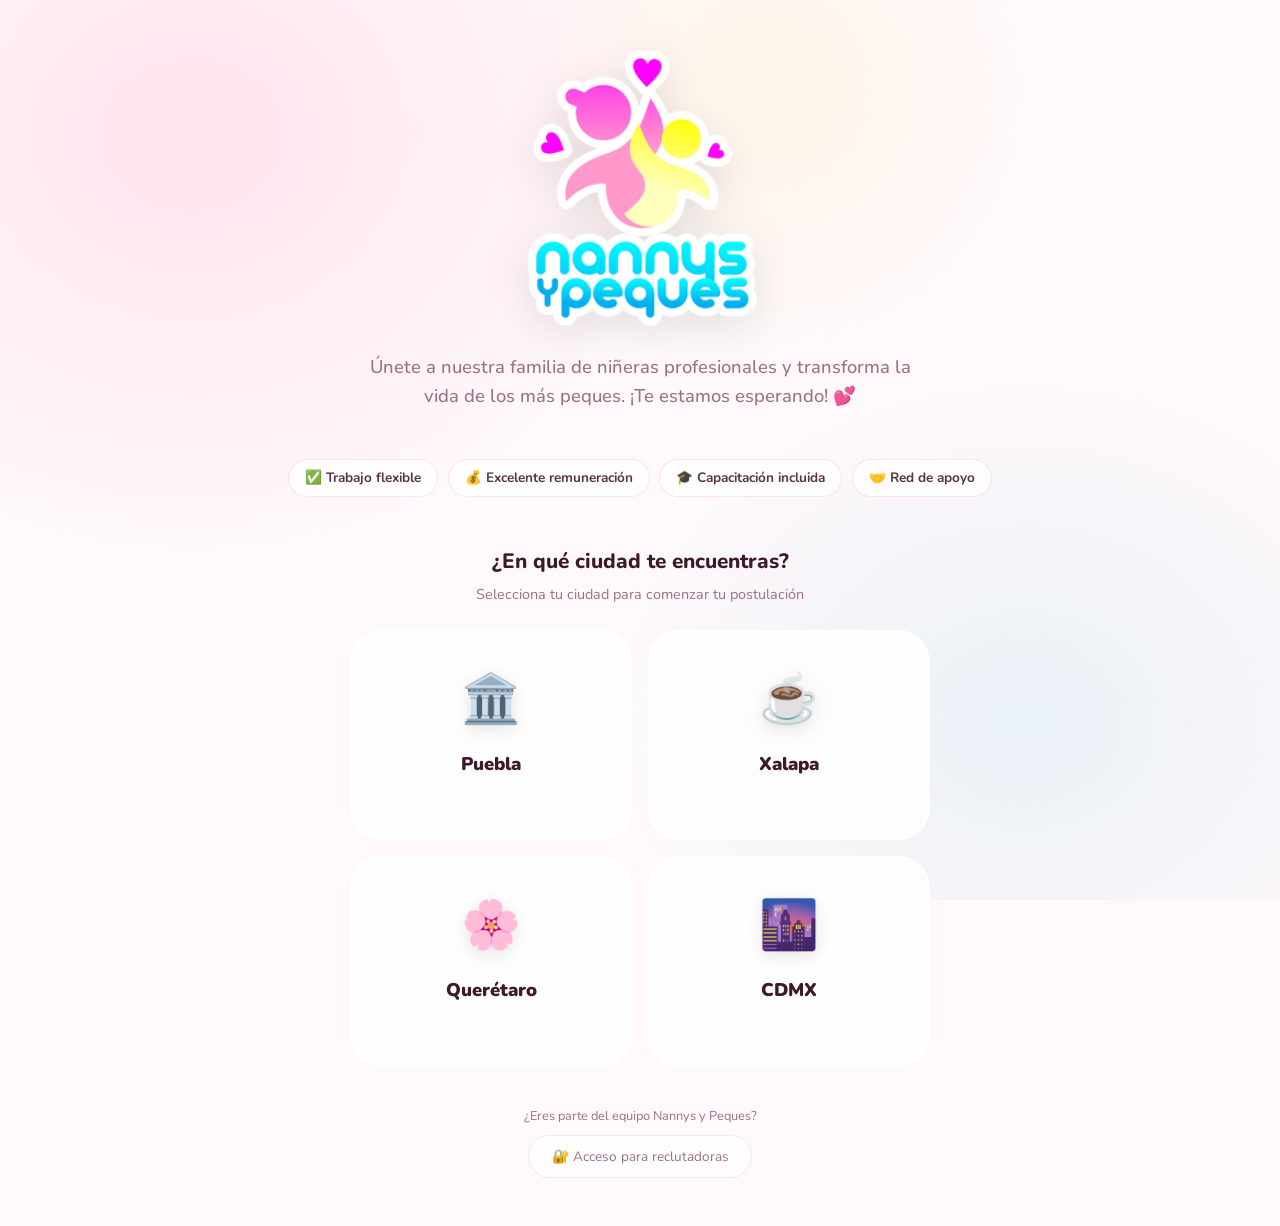
<file: index.html>
<!DOCTYPE html>
<html lang="es">

<head>
    <meta charset="UTF-8">
    <meta name="viewport" content="width=device-width, initial-scale=1.0">
    <title>Nannys y Peques · Portal de Reclutamiento</title>
    <meta name="description" content="Forma parte de nuestra familia NannysPeques. Postúlate como niñera en tu ciudad.">
    <link rel="icon" type="image/png" href="logo-sin-fondo.png">
    <link rel="stylesheet" href="css/styles.css">
    <script src="js/config.js"></script>
    <script>
        // Redirigir si ya hay una sesión activa
        (function () {
            const session = getSession();
            if (session && session.user) {
                if (session.user.rol === 'admin') {
                    window.location.href = 'admin.html';
                } else {
                    window.location.href = 'reclutadora.html';
                }
            }
        })();
    </script>

    <style>
        /* === HERO SECTION === */
        .hero {
            min-height: 100vh;
            display: flex;
            flex-direction: column;
            align-items: center;
            justify-content: center;
            padding: 3rem 1.5rem;
            position: relative;
            overflow: hidden;
            text-align: center;
        }

        /* Fondo degradado animado */
        .hero::before {
            content: '';
            position: fixed;
            inset: 0;
            background:
                radial-gradient(ellipse 700px 600px at 15% 15%, rgba(255, 179, 204, 0.30) 0%, transparent 70%),
                radial-gradient(ellipse 600px 500px at 80% 80%, rgba(168, 216, 234, 0.25) 0%, transparent 70%),
                radial-gradient(ellipse 400px 400px at 60% 10%, rgba(255, 234, 167, 0.20) 0%, transparent 70%);
            animation: bgPulse 8s ease-in-out infinite alternate;
            pointer-events: none;
        }

        @keyframes bgPulse {
            from {
                opacity: 0.8;
            }

            to {
                opacity: 1;
            }
        }

        /* Burbujas decorativas */
        .bubble {
            position: fixed;
            border-radius: 50%;
            pointer-events: none;
            animation: floatBubble linear infinite;
            opacity: 0.12;
        }

        @keyframes floatBubble {
            0% {
                transform: translateY(110vh) rotate(0deg);
                opacity: 0;
            }

            10% {
                opacity: 0.12;
            }

            90% {
                opacity: 0.12;
            }

            100% {
                transform: translateY(-20vh) rotate(360deg);
                opacity: 0;
            }
        }

        /* Logo y marca */
        .hero-brand {
            position: relative;
            z-index: 1;
            margin-bottom: 0.5rem;
        }

        .hero-logo-main {
            width: 100%;
            max-width: 280px;
            height: auto;
            margin: 0 auto 1.5rem;
            display: block;
            filter: drop-shadow(0 10px 20px rgba(0, 0, 0, 0.1));
            animation: float 4s ease-in-out infinite;
        }

        @keyframes float {

            0%,
            100% {
                transform: translateY(0);
            }

            50% {
                transform: translateY(-10px);
            }
        }

        .hero-subtitle {
            font-size: 1.15rem;
            color: var(--text-muted);
            max-width: 550px;
            margin: 0 auto 2.5rem;
            font-weight: 500;
        }

        /* Badges de información */
        .info-badges {
            display: flex;
            justify-content: center;
            flex-wrap: wrap;
            gap: 0.6rem;
            margin-bottom: 3rem;
            position: relative;
            z-index: 1;
        }

        .info-badge {
            background: rgba(255, 255, 255, 0.75);
            backdrop-filter: blur(8px);
            border: 1px solid rgba(255, 179, 204, 0.4);
            border-radius: var(--r-full);
            padding: 0.45rem 1rem;
            font-size: 0.85rem;
            font-weight: 700;
            color: var(--text-body);
            display: flex;
            align-items: center;
            gap: 0.4rem;
            cursor: pointer;
            transition: all var(--transition);
        }

        .info-badge:hover {
            transform: translateY(-3px);
            background: #ffffff;
            border-color: var(--pink-300);
            box-shadow: var(--shadow-md);
        }

        /* Modal Motivacional */
        #motivational-modal {
            display: none;
            position: fixed;
            inset: 0;
            background: rgba(61, 26, 42, 0.3);
            backdrop-filter: blur(8px);
            -webkit-backdrop-filter: blur(8px);
            z-index: 2000;
            align-items: center;
            justify-content: center;
            padding: 1.5rem;
            animation: fadeIn 0.3s ease;
        }

        #motivational-modal .modal-content {
            background: rgba(255, 255, 255, 0.9);
            backdrop-filter: blur(16px);
            -webkit-backdrop-filter: blur(16px);
            border: 1px solid rgba(255, 255, 255, 0.5);
            border-radius: var(--r-xl);
            box-shadow: var(--shadow-xl);
            padding: 2.5rem;
            max-width: 550px;
            width: 100%;
            text-align: center;
            position: relative;
            animation: slideUp 0.4s cubic-bezier(0.34, 1.56, 0.64, 1);
        }

        #motivational-modal .modal-icon {
            font-size: 3.5rem;
            margin-bottom: 1rem;
            display: block;
        }

        #motivational-modal .modal-title {
            font-size: 1.6rem;
            font-weight: 900;
            background: linear-gradient(135deg, var(--pink-400), var(--blue-400));
            -webkit-background-clip: text;
            -webkit-text-fill-color: transparent;
            background-clip: text;
            margin-bottom: 1.2rem;
        }

        #motivational-modal .modal-text {
            font-size: 1.05rem;
            line-height: 1.8;
            color: var(--text-body);
            margin-bottom: 1.5rem;
        }

        #motivational-modal .btn-close-modal {
            background: var(--pink-50);
            border: none;
            width: 40px;
            height: 40px;
            border-radius: var(--r-full);
            color: var(--text-muted);
            cursor: pointer;
            display: flex;
            align-items: center;
            justify-content: center;
            font-size: 1.2rem;
            position: absolute;
            top: 1.2rem;
            right: 1.2rem;
            transition: all var(--transition);
        }

        #motivational-modal .btn-close-modal:hover {
            background: var(--pink-100);
            color: var(--pink-400);
            transform: rotate(90deg);
        }

        @keyframes fadeIn {
            from {
                opacity: 0;
            }

            to {
                opacity: 1;
            }
        }

        @keyframes slideUp {
            from {
                transform: translateY(20px);
                opacity: 0;
            }

            to {
                transform: translateY(0);
                opacity: 1;
            }
        }

        /* Título de ciudades */
        .cities-header {
            position: relative;
            z-index: 1;
            margin-bottom: 1.5rem;
        }

        .cities-question {
            font-size: 1.3rem;
            font-weight: 800;
            color: var(--text-h);
            margin-bottom: 0.3rem;
        }

        .cities-hint {
            font-size: 0.9rem;
            color: var(--text-muted);
        }

        /* Grid de ciudades */
        .cities-grid {
            display: grid;
            grid-template-columns: repeat(2, 1fr);
            gap: 1rem;
            max-width: 580px;
            width: 100%;
            position: relative;
            z-index: 1;
            margin: 0 auto;
        }

        .city-card {
            background: rgba(255, 255, 255, 0.80);
            backdrop-filter: blur(12px);
            -webkit-backdrop-filter: blur(12px);
            border: 2px solid rgba(255, 255, 255, 0.7);
            border-radius: var(--r-xl);
            padding: 1.8rem 1.2rem;
            cursor: pointer;
            text-decoration: none;
            display: flex;
            flex-direction: column;
            align-items: center;
            gap: 0.7rem;
            transition: all 0.3s cubic-bezier(0.34, 1.56, 0.64, 1);
            position: relative;
            overflow: hidden;
        }

        .city-card::before {
            content: '';
            position: absolute;
            inset: 0;
            background: linear-gradient(135deg, rgba(255, 179, 204, 0.15), rgba(168, 216, 234, 0.10));
            opacity: 0;
            transition: opacity var(--transition);
        }

        .city-card:hover::before {
            opacity: 1;
        }

        .city-card:hover {
            transform: translateY(-8px) scale(1.02);
            border-color: var(--pink-200);
            box-shadow: var(--shadow-xl);
        }

        .city-card:active {
            transform: scale(0.97);
        }

        .city-emoji {
            font-size: 3rem;
            filter: drop-shadow(0 4px 8px rgba(0, 0, 0, 0.1));
            transition: transform 0.3s ease;
        }

        .city-card:hover .city-emoji {
            transform: scale(1.15) rotate(-5deg);
        }

        .city-name {
            font-size: 1.15rem;
            font-weight: 900;
            color: var(--text-h);
        }

        .city-cta {
            font-size: 0.78rem;
            font-weight: 700;
            color: var(--pink-400);
            display: flex;
            align-items: center;
            gap: 0.3rem;
            opacity: 0;
            transform: translateY(4px);
            transition: all var(--transition);
        }

        .city-card:hover .city-cta {
            opacity: 1;
            transform: translateY(0);
        }

        /* Colores individuales por ciudad */
        .city-puebla:hover {
            border-color: #ffb3c6;
        }

        .city-xalapa:hover {
            border-color: #a8d8ea;
        }

        .city-queretaro:hover {
            border-color: #ffeaa7;
        }

        .city-cdmx:hover {
            border-color: #b5ead7;
        }

        /* Footer del hero */
        .hero-footer {
            position: relative;
            z-index: 1;
            margin-top: 2.5rem;
            display: flex;
            flex-direction: column;
            align-items: center;
            gap: 0.5rem;
        }

        .recruiter-link {
            font-size: 0.85rem;
            color: var(--text-muted);
            display: flex;
            align-items: center;
            gap: 0.5rem;
            padding: 0.6rem 1.4rem;
            border-radius: var(--r-full);
            border: 1px solid var(--border);
            background: rgba(255, 255, 255, 0.6);
            backdrop-filter: blur(8px);
            transition: all var(--transition);
            text-decoration: none;
        }

        .recruiter-link:hover {
            background: var(--pink-50);
            border-color: var(--pink-200);
            color: var(--pink-400);
        }

        /* Floating particles extra */
        .particle {
            position: fixed;
            font-size: 1.4rem;
            pointer-events: none;
            animation: floatParticle linear infinite;
            opacity: 0;
            user-select: none;
        }

        @keyframes floatParticle {
            0% {
                transform: translateY(105vh) translateX(0);
                opacity: 0;
            }

            10% {
                opacity: 0.4;
            }

            80% {
                opacity: 0.4;
            }

            100% {
                transform: translateY(-15vh) translateX(30px);
                opacity: 0;
            }
        }

        @media (max-width: 480px) {
            .hero-logo {
                font-size: 4rem;
            }

            .cities-grid {
                grid-template-columns: repeat(2, 1fr);
                gap: 0.75rem;
            }

            .city-card {
                padding: 1.3rem 0.8rem;
            }

            .city-emoji {
                font-size: 2.4rem;
            }
        }

        /* Modal de Atención */
        #attention-modal {
            display: none;
            position: fixed;
            inset: 0;
            background: rgba(61, 26, 42, 0.4);
            backdrop-filter: blur(10px);
            -webkit-backdrop-filter: blur(10px);
            z-index: 3000;
            align-items: center;
            justify-content: center;
            padding: 1.5rem;
            animation: fadeIn 0.3s ease;
        }

        #attention-modal .modal-content {
            background: rgba(255, 255, 255, 0.95);
            border-radius: var(--r-xl);
            box-shadow: var(--shadow-xl);
            padding: 3rem 2rem;
            max-width: 500px;
            width: 100%;
            text-align: center;
            position: relative;
            border: 2px solid var(--pink-100);
            animation: slideUp 0.4s cubic-bezier(0.34, 1.56, 0.64, 1);
        }

        #attention-modal .modal-icon {
            font-size: 4rem;
            margin-bottom: 1.5rem;
            display: block;
            filter: drop-shadow(0 10px 20px rgba(230, 52, 112, 0.2));
            animation: pulseAttention 2s infinite;
        }

        @keyframes pulseAttention {
            0% { transform: scale(1); }
            50% { transform: scale(1.1); }
            100% { transform: scale(1); }
        }

        #attention-modal .modal-title {
            font-size: 1.8rem;
            font-weight: 900;
            color: var(--pink-500);
            margin-bottom: 1.5rem;
            letter-spacing: 1px;
        }

        #attention-modal .modal-text {
            font-size: 1.15rem;
            line-height: 1.7;
            color: var(--text-h);
            margin-bottom: 2.5rem;
            font-weight: 600;
        }

        #attention-modal .modal-text span.highlight {
            color: var(--pink-400);
            font-weight: 900;
            text-decoration: underline;
        }
    </style>

</head>

<body>

    <!-- Partículas flotantes decorativas -->
    <span class="particle" style="left:8%;  animation-duration:12s; animation-delay:0s;   font-size:1.2rem;">🌸</span>
    <span class="particle" style="left:22%; animation-duration:15s; animation-delay:3s;   font-size:1rem;">⭐</span>
    <span class="particle" style="left:40%; animation-duration:10s; animation-delay:1s;   font-size:1.5rem;">💕</span>
    <span class="particle" style="left:58%; animation-duration:14s; animation-delay:5s;   font-size:1rem;">✨</span>
    <span class="particle" style="left:75%; animation-duration:11s; animation-delay:2s;   font-size:1.3rem;">🌺</span>
    <span class="particle" style="left:88%; animation-duration:16s; animation-delay:4s;   font-size:0.9rem;">💫</span>

    <div class="hero">

        <!-- Marca -->
        <div class="hero-brand">
            <img src="logo-sin-fondo.png" alt="Nannys y Peques" class="hero-logo-main">
            <h1 style="display:none">Nannys y Peques</h1>
            <p class="hero-subtitle">
                Únete a nuestra familia de niñeras profesionales y transforma la vida de los más peques. ¡Te estamos
                esperando! 💕
            </p>
        </div>

        <!-- Badges informativos -->
        <div class="info-badges">
            <div class="info-badge" onclick="showMotivation('flexible')">✅ Trabajo flexible</div>
            <div class="info-badge" onclick="showMotivation('remuneracion')">💰 Excelente remuneración</div>
            <div class="info-badge" onclick="showMotivation('capacitacion')">🎓 Capacitación incluida</div>
            <div class="info-badge" onclick="showMotivation('apoyo')">🤝 Red de apoyo</div>
        </div>

        <!-- Selección de ciudad -->
        <div class="cities-header">
            <p class="cities-question">¿En qué ciudad te encuentras?</p>
            <p class="cities-hint">Selecciona tu ciudad para comenzar tu postulación</p>
        </div>

        <div class="cities-grid">
            <div onclick="openAttentionModal('Puebla')" class="city-card city-puebla" id="btn-puebla" role="button" tabindex="0">
                <span class="city-emoji">🏛️</span>
                <span class="city-name">Puebla</span>
                <span class="city-cta">Postularme →</span>
            </div>

            <div onclick="openAttentionModal('Xalapa')" class="city-card city-xalapa" id="btn-xalapa" role="button" tabindex="0">
                <span class="city-emoji">☕</span>
                <span class="city-name">Xalapa</span>
                <span class="city-cta">Postularme →</span>
            </div>

            <div onclick="openAttentionModal('Querétaro')" class="city-card city-queretaro" id="btn-queretaro" role="button" tabindex="0">
                <span class="city-emoji">🌸</span>
                <span class="city-name">Querétaro</span>
                <span class="city-cta">Postularme →</span>
            </div>

            <div onclick="openAttentionModal('CDMX')" class="city-card city-cdmx" id="btn-cdmx" role="button" tabindex="0">
                <span class="city-emoji">🌆</span>
                <span class="city-name">CDMX</span>
                <span class="city-cta">Postularme →</span>
            </div>
        </div>

        <!-- Footer con acceso reclutadoras -->
        <div class="hero-footer">
            <p style="font-size:0.8rem; color:var(--text-muted);">
                ¿Eres parte del equipo Nannys y Peques?
            </p>
            <a href="reclutadora.html" class="recruiter-link" id="btn-reclutadora">
                🔐 Acceso para reclutadoras
            </a>
        </div>

        <!-- Modal Motivacional -->
        <div id="motivational-modal">
            <div class="modal-content">
                <button class="btn-close-modal" onclick="closeMotivation()">&times;</button>
                <span id="modal-icon" class="modal-icon">✨</span>
                <h2 id="modal-title" class="modal-title">Título</h2>
                <div id="modal-text" class="modal-text">Mensaje</div>
                <button class="btn btn-primary" onclick="closeMotivation()">¡Deseo postularme! 💖</button>
            </div>
        </div>

        <script>
            const MOTIVATION = {
                flexible: {
                    icon: '🌈',
                    title: 'Tu tiempo es valioso',
                    text: `<p>En Nannys y Peques entendemos que tu vida también es importante. Queremos que puedas estudiar, crecer, viajar, compartir con tu familia y, al mismo tiempo, ejercer una profesión que transforma vidas.</p>
                       <p>Aquí tú eliges los horarios que mejor se adapten a tu etapa actual. No creemos en el desgaste, creemos en el equilibrio. Porque una nanny feliz transmite amor, paciencia y energía positiva.</p>
                       <p><strong>Tu talento merece un espacio donde puedas crecer sin sacrificar lo que amas. 💖</strong></p>`
                },
                remuneracion: {
                    icon: '💎',
                    title: 'Tu talento merece ser valorado',
                    text: `<p>Sabemos que el cuidado infantil es una labor que requiere responsabilidad, preparación y entrega emocional. Por eso buscamos ofrecer condiciones justas y acordes al nivel de compromiso que implica acompañar a una familia.</p>
                       <p>Aquí valoramos tu tiempo, tu disposición y tu profesionalismo. Queremos que te sientas respetada y tranquila, sabiendo que tu trabajo es apreciado.</p>`
                },
                capacitacion: {
                    icon: '📚',
                    title: 'Profesionaliza tu vocación',
                    text: `<p>Ser nanny no es improvisar. Es profesionalizar el cuidado.</p>
                       <p>Recibirás acompañamiento, herramientas y capacitación constante para fortalecer tus habilidades en desarrollo infantil, inteligencia emocional y manejo de situaciones reales.</p>
                       <p>Queremos que te sientas segura, preparada y orgullosa de tu trabajo. No solo trabajas… te conviertes en una profesional del cuidado.</p>`
                },
                apoyo: {
                    icon: '🤝',
                    title: 'Nunca estarás sola',
                    text: `<p>Sabemos que acompañar a una familia implica retos. Por eso formamos una comunidad real.</p>
                       <p>Tendrás respaldo, asesoría y un equipo que escucha, orienta y acompaña. No eres una empleada aislada, eres parte de una red que comparte valores, experiencias y crecimiento.</p>
                       <p>Aquí celebramos tus logros, resolvemos juntas los desafíos y construimos un camino profesional sólido.</p>
                       <p><strong>Cuando entras a Nannys y Peques, entras a una familia. 💕</strong></p>`
                }
            };

            function showMotivation(key) {
                const data = MOTIVATION[key];
                document.getElementById('modal-icon').textContent = data.icon;
                document.getElementById('modal-title').textContent = data.title;
                document.getElementById('modal-text').innerHTML = data.text;
                document.getElementById('motivational-modal').style.display = 'flex';
                document.body.style.overflow = 'hidden'; // Evitar scroll
            }

            function closeMotivation() {
                document.getElementById('motivational-modal').style.display = 'none';
                document.body.style.overflow = 'auto';
            }

            let selectedCity = '';

            function openAttentionModal(city) {
                selectedCity = city;
                document.getElementById('attention-modal').style.display = 'flex';
                document.body.style.overflow = 'hidden';
            }

            function closeAttentionModal() {
                document.getElementById('attention-modal').style.display = 'none';
                document.body.style.overflow = 'auto';
            }

            function proceedToForm() {
                if (selectedCity) {
                    window.location.href = `formulario.html?ciudad=${selectedCity}`;
                }
            }

            // Cerrar al hacer clic fuera del contenido (para ambos modales)
            window.onclick = function (event) {
                const motivationalModal = document.getElementById('motivational-modal');
                const attentionModal = document.getElementById('attention-modal');
                
                if (event.target == motivationalModal) closeMotivation();
                if (event.target == attentionModal) closeAttentionModal();
            }
        </script>

        <!-- Modal de Atención -->
        <div id="attention-modal">
            <div class="modal-content">
                <span class="modal-icon">📢</span>
                <h2 class="modal-title">ATENCIÓN</h2>
                <div class="modal-text">
                    Estás a un paso de postularte y formar parte de nuestro equipo. Te pedimos comentar a <span class="highlight">DETALLE</span> y con precisión cada una de tus experiencias con pequeñitos, ya que es el criterio principal para poder dar continuidad, gracias.
                </div>
                <button class="btn btn-primary btn-lg w-full" onclick="proceedToForm()">Aceptar</button>
            </div>
        </div>
</body>

</html>
</file>
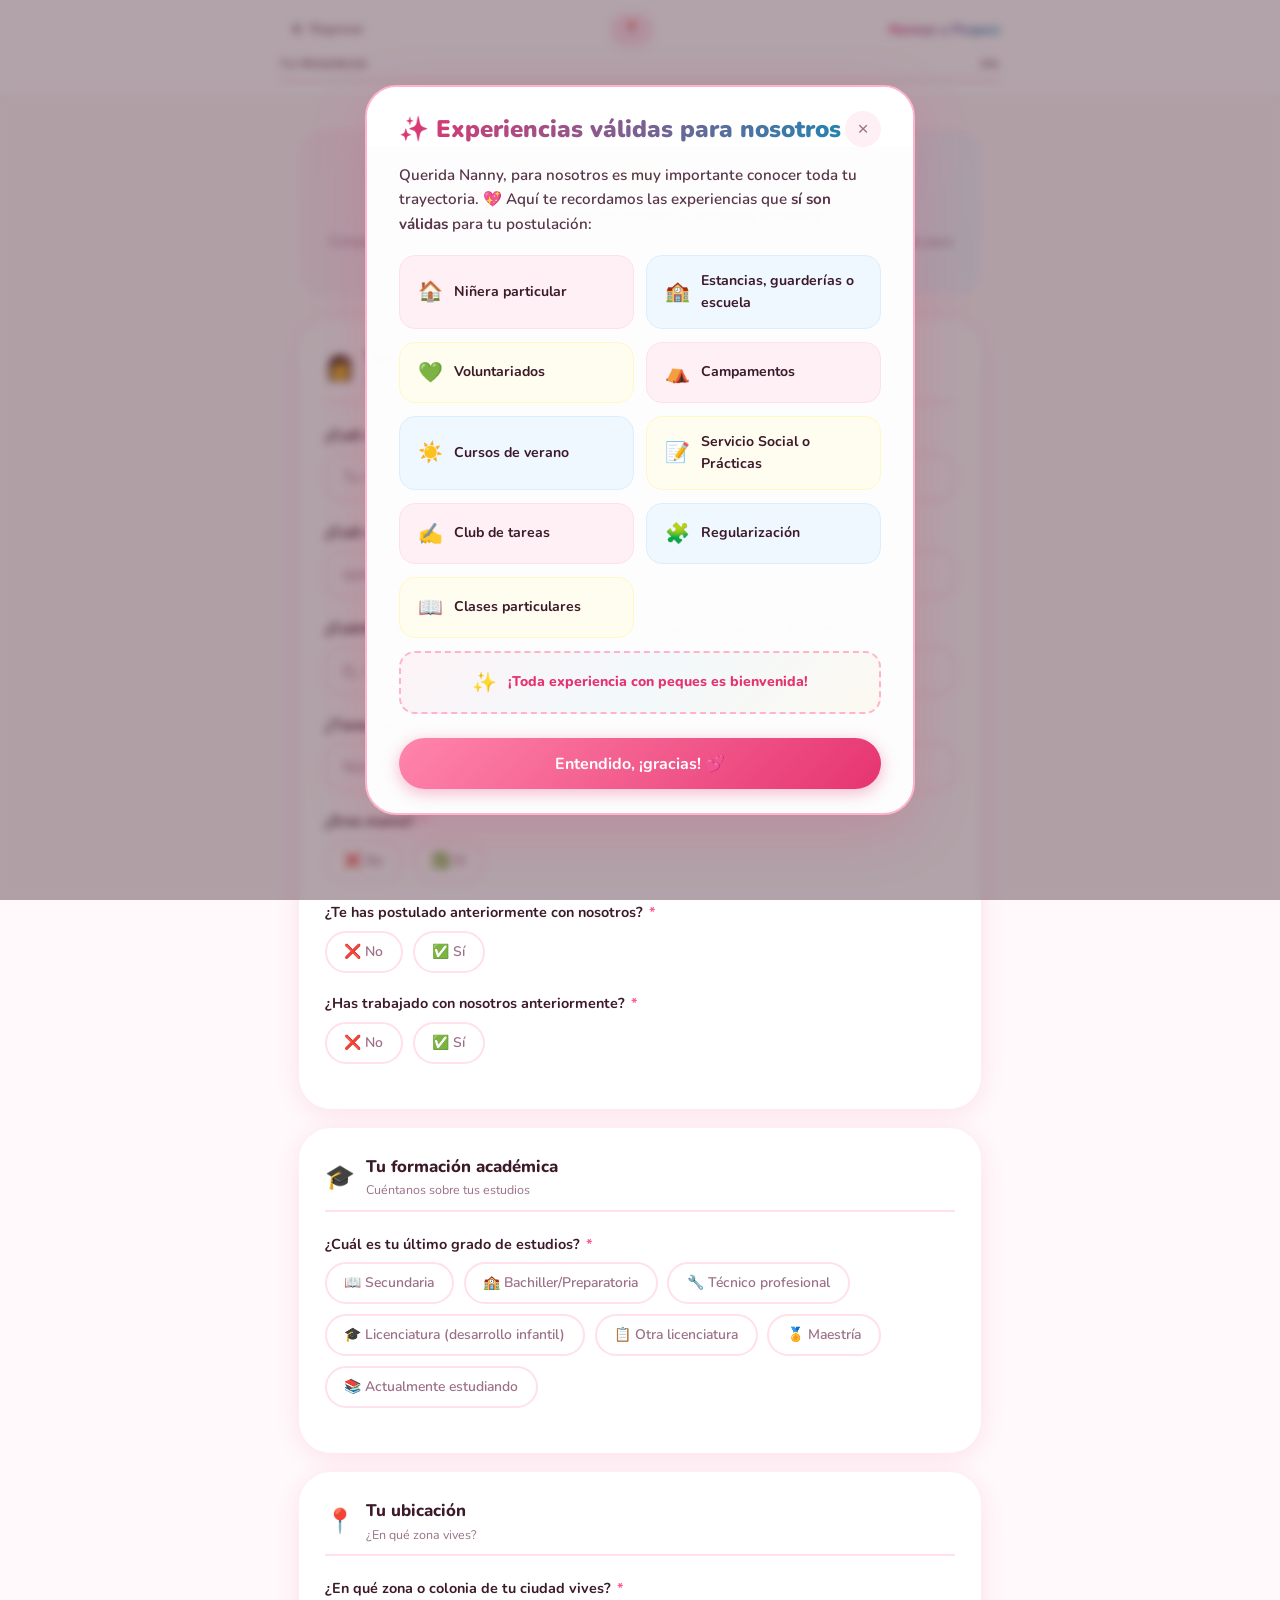
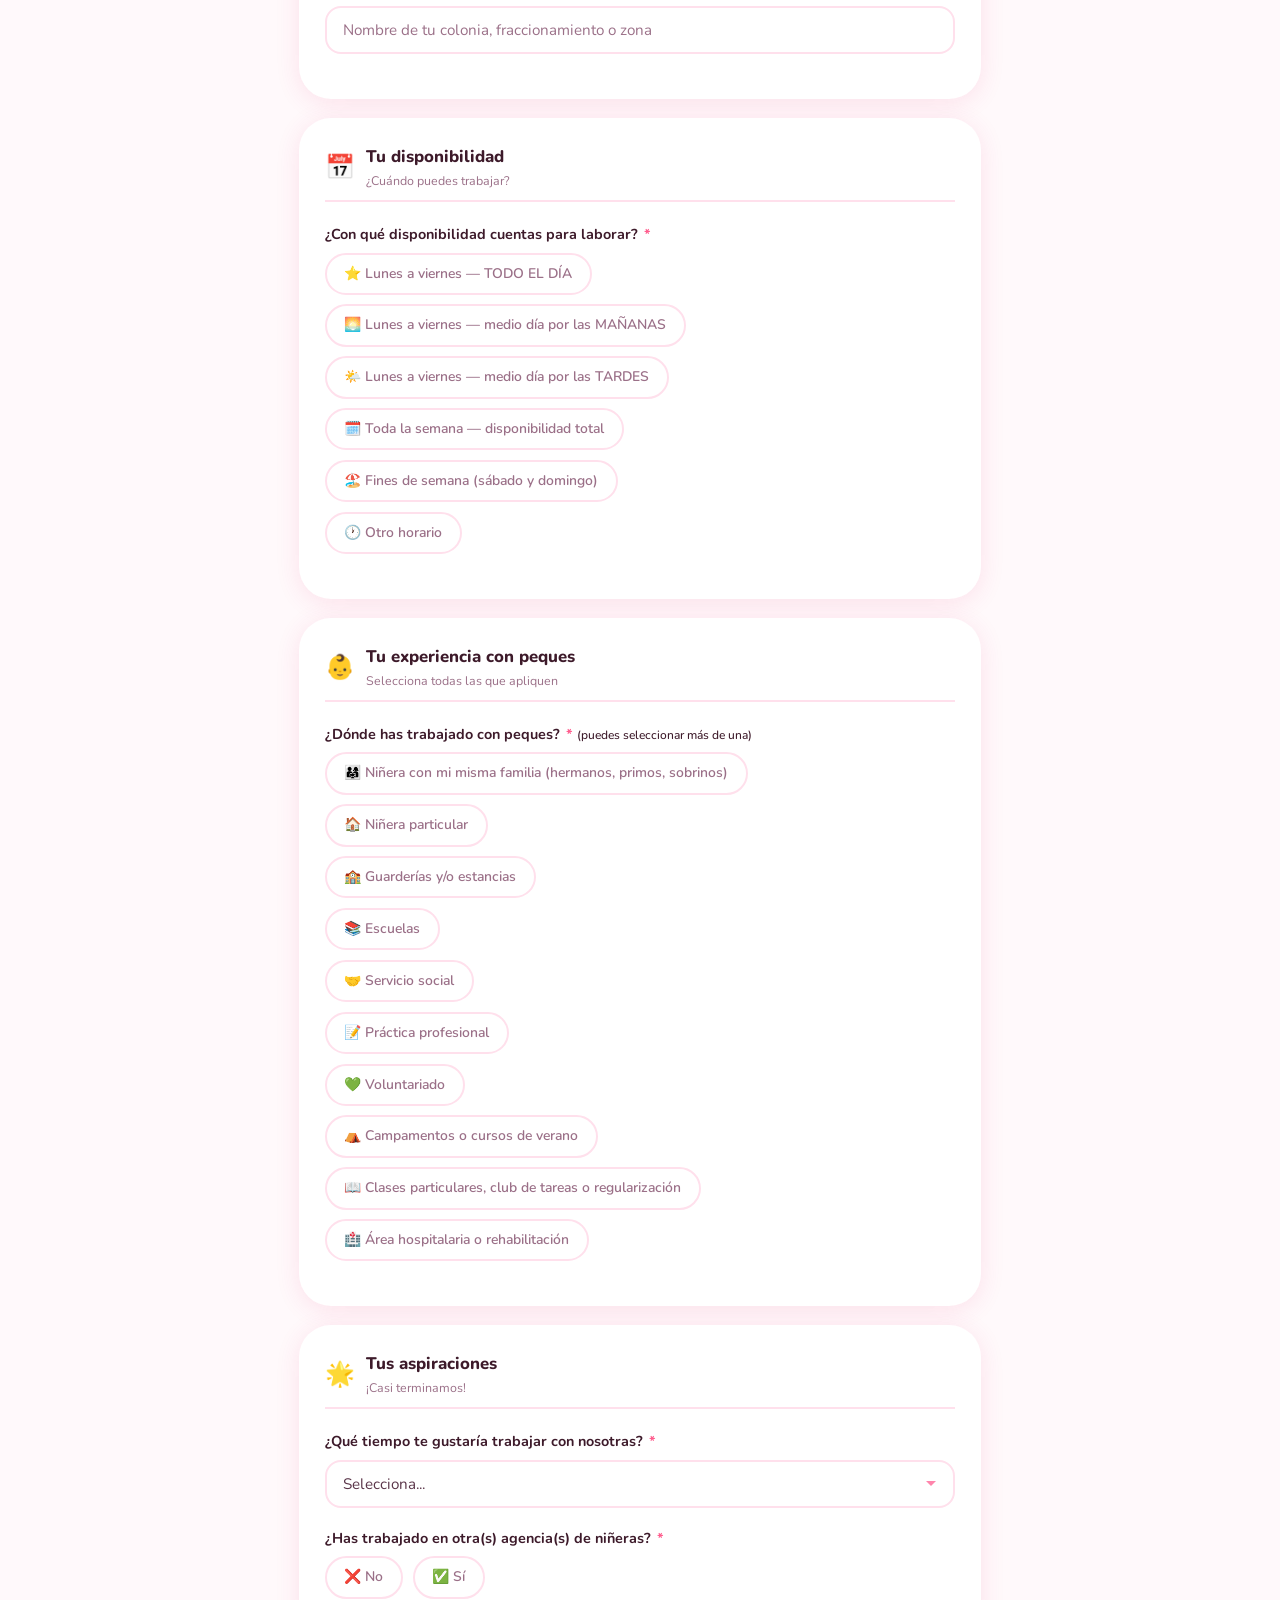
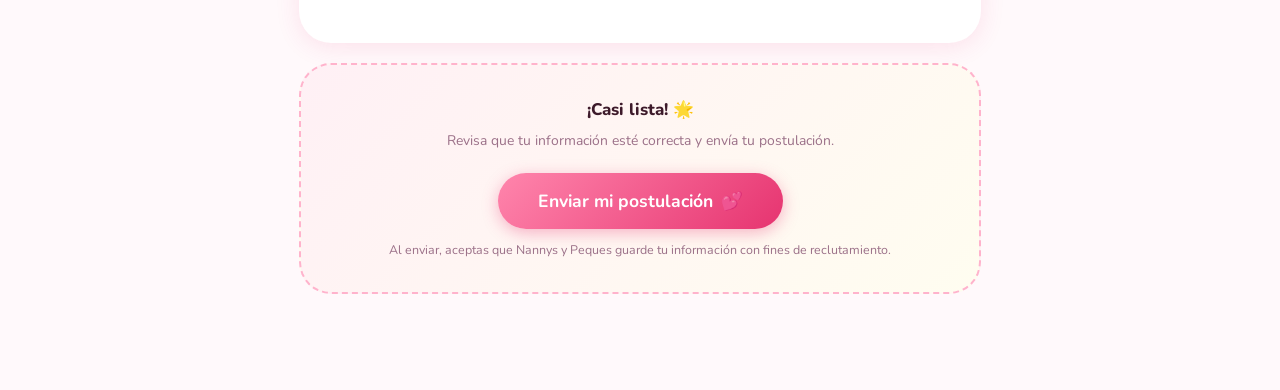
<file: formulario.html>
<!DOCTYPE html>
<html lang="es">

<head>
    <meta charset="UTF-8">
    <meta name="viewport" content="width=device-width,initial-scale=1.0">
    <title>Nannys y Peques · Postulación</title>
    <link rel="icon" type="image/png" href="logo-sin-fondo.png">
    <link rel="stylesheet" href="css/styles.css">
    <script src="js/config.js"></script>
    <script src="js/formulario.js" defer></script>
    <style>
        .form-header {
            position: sticky;
            top: 0;
            z-index: 100;
            background: rgba(255, 255, 255, 0.9);
            backdrop-filter: blur(12px);
            -webkit-backdrop-filter: blur(12px);
            border-bottom: 1px solid var(--border);
            padding: 0.8rem 1rem;
            transition: all var(--transition);
        }

        .header-top {
            display: flex;
            align-items: center;
            justify-content: space-between;
            margin-bottom: 0.6rem;
            gap: 0.5rem;
        }

        .btn-back {
            font-size: 0.8rem;
            font-weight: 700;
            color: var(--text-muted);
            text-decoration: none;
            display: flex;
            align-items: center;
            gap: 0.3rem;
            padding: 0.4rem 0.6rem;
            border-radius: var(--r-sm);
            transition: all var(--transition);
        }

        .btn-back:hover {
            background: var(--pink-50);
            color: var(--pink-400);
        }

        .city-chip {
            background: var(--pink-100);
            color: var(--pink-600);
            padding: 0.35rem 0.8rem;
            border-radius: var(--r-full);
            font-size: 0.75rem;
            font-weight: 800;
            white-space: nowrap;
            display: flex;
            align-items: center;
            gap: 0.3rem;
            box-shadow: 0 2px 8px rgba(255, 133, 172, 0.15);
        }

        .brand-text {
            font-size: 0.85rem;
            font-weight: 900;
            background: linear-gradient(135deg, var(--pink-400), var(--blue-400));
            -webkit-background-clip: text;
            -webkit-text-fill-color: transparent;
            background-clip: text;
            white-space: nowrap;
        }

        .progress-section {
            display: flex;
            flex-direction: column;
            gap: 0.3rem;
        }

        .progress-labels {
            display: flex;
            justify-content: space-between;
            font-size: 0.7rem;
            font-weight: 800;
            color: var(--text-muted);
            text-transform: uppercase;
            letter-spacing: 0.05em;
        }

        .progress-bar-wrapper {
            background: var(--pink-50);
            height: 6px;
            border-radius: var(--r-full);
            overflow: hidden;
            box-shadow: inset 0 1px 3px rgba(0, 0, 0, 0.05);
        }

        .progress-bar-fill {
            background: linear-gradient(90deg, var(--pink-300), var(--blue-300));
            height: 100%;
            border-radius: var(--r-full);
            transition: width 0.6s cubic-bezier(0.34, 1.56, 0.64, 1);
            box-shadow: 0 0 10px rgba(255, 133, 172, 0.2);
        }

        .cond {
            display: none
        }

        .sub-block {
            background: rgba(255, 240, 245, .5);
            border-left: 3px solid var(--pink-200);
            border-radius: 0 var(--r-md) var(--r-md) 0;
            padding: .9rem 1.1rem;
            margin: .6rem 0 .3rem .8rem;
            align-self: stretch;
        }

        .sub-block.blue {
            background: rgba(240, 248, 255, .5);
            border-left-color: var(--blue-200)
        }

        .sub-block.yellow {
            background: rgba(255, 253, 240, .5);
            border-left-color: var(--yellow-200)
        }

        .sub-block.green {
            background: rgba(212, 237, 218, .3);
            border-left-color: #5dca7c
        }

        .family-block {
            background: var(--pink-50);
            border: 1px solid var(--pink-100);
            border-radius: var(--r-lg);
            padding: 1.1rem;
            margin-bottom: .7rem
        }

        .fb-title {
            font-weight: 800;
            color: var(--pink-500);
            font-size: .85rem;
            margin-bottom: .8rem
        }

        .fg2 {
            display: grid;
            grid-template-columns: 1fr 1fr;
            gap: 0 1.2rem
        }

        .form-card {
            background: var(--surface);
            border-radius: var(--r-xl);
            box-shadow: var(--shadow-md);
            padding: 1.6rem;
            margin-bottom: 1.2rem
        }

        .sec-hdr {
            display: flex;
            align-items: center;
            gap: .7rem;
            margin-bottom: 1.3rem;
            padding-bottom: .6rem;
            border-bottom: 2px solid var(--pink-100)
        }

        .sec-emoji {
            font-size: 1.5rem
        }

        .sec-title {
            font-size: 1.05rem;
            font-weight: 800;
            color: var(--text-h)
        }

        .sec-sub {
            font-size: .78rem;
            color: var(--text-muted)
        }

        @media(max-width:560px) {
            .fg2 {
                grid-template-columns: 1fr
            }
        }

        /* Estilos para el Grid de Experiencias */
        .experiences-grid {
            display: grid;
            grid-template-columns: repeat(2, 1fr);
            gap: 0.8rem;
            margin-top: 1.2rem;
        }
        @media (max-width: 480px) {
            .experiences-grid {
                grid-template-columns: 1fr;
            }
        }
        .exp-item {
            padding: 0.85rem 1.1rem;
            border-radius: var(--r-md);
            display: flex;
            align-items: center;
            gap: 0.7rem;
            font-weight: 700;
            font-size: 0.88rem;
            color: var(--text-h);
            transition: all var(--transition);
            cursor: default;
        }
        .exp-item:hover {
            transform: translateY(-2px);
            box-shadow: var(--shadow-sm);
        }
        .exp-item .exp-emoji {
            font-size: 1.25rem;
        }
        .exp-item.pink {
            background: var(--pink-50);
            border: 1px solid var(--pink-100);
        }
        .exp-item.pink:hover {
            border-color: var(--pink-300);
            background: var(--pink-100);
        }
        .exp-item.blue {
            background: var(--blue-50);
            border: 1px solid var(--blue-100);
        }
        .exp-item.blue:hover {
            border-color: var(--blue-300);
            background: var(--blue-100);
        }
        .exp-item.yellow {
            background: var(--yellow-50);
            border: 1px solid var(--yellow-100);
        }
        .exp-item.yellow:hover {
            border-color: var(--yellow-300);
            background: var(--yellow-100);
        }
        .exp-item.rainbow {
            background: linear-gradient(135deg, rgba(255, 133, 172, 0.08), rgba(116, 194, 224, 0.08), rgba(253, 203, 110, 0.08));
            border: 2px dashed var(--pink-200);
            grid-column: span 2;
            justify-content: center;
            font-weight: 800;
            color: var(--pink-500);
        }
        .exp-item.rainbow:hover {
            border-style: solid;
            border-color: var(--pink-400);
            background: linear-gradient(135deg, rgba(255, 133, 172, 0.15), rgba(116, 194, 224, 0.15), rgba(253, 203, 110, 0.15));
            transform: scale(1.02);
        }
        @media (max-width: 480px) {
            .exp-item.rainbow {
                grid-column: span 1;
            }
        }
    </style>
</head>

<body>

    <header class="form-header" id="form-header">
        <div style="max-width:720px;margin:0 auto;">
            <div class="header-top">
                <a href="index.html" class="btn-back">
                    <svg width="16" height="16" viewBox="0 0 24 24" fill="none" stroke="currentColor" stroke-width="3"
                        stroke-linecap="round" stroke-linejoin="round">
                        <path d="M19 12H5M12 19l-7-7 7-7" />
                    </svg>
                    Regresar
                </a>
                <span class="city-chip" id="city-chip">📍 Ciudad</span>
                <span class="brand-text">Nannys y Peques</span>
            </div>
            <div class="progress-section">
                <div class="progress-labels">
                    <span>Tu progreso</span>
                    <span id="progress-pct">0%</span>
                </div>
                <div class="progress-bar-wrapper">
                    <div class="progress-bar-fill" id="progress-bar" style="width:0%"></div>
                </div>
            </div>
        </div>
    </header>

    <main>
        <div style="max-width:720px;margin:2rem auto;padding:0 1.2rem 4rem" id="form-wrapper">

            <div
                style="background:linear-gradient(135deg,var(--pink-50),var(--blue-50));border-radius:var(--r-lg);padding:1.2rem;margin-bottom:1.5rem;text-align:center;border:1px solid var(--pink-100)">
                <div style="font-size:2rem;margin-bottom:.3rem">🌟</div>
                <h2 style="font-size:1.1rem;margin-bottom:.25rem">¡Estás a un paso de unirte a nuestra familia!</h2>
                <p style="color:var(--text-muted);font-size:.85rem">Completa este formulario con honestidad. Toda tu
                    información es confidencial. ¡Tú eres especial para nosotras! 💕</p>
            </div>

            <div id="alert-container" class="mb-3"></div>

            <form id="candidata-form" novalidate>
                <!-- Oculto para atrapar bots (Honeypot) - Si esto se llena, el backend lo bloquea -->
                <div style="opacity: 0; position: absolute; top: 0; left: 0; height: 0; width: 0; z-index: -1;">
                    <label for="_honeypot">Website URL (do not fill this out)</label>
                    <input type="text" id="_honeypot" name="_honeypot" tabindex="-1" autocomplete="off" placeholder="Leave empty">
                </div>
                <input type="hidden" id="ciudad-input">

                <!-- ═══ SECCIÓN 1: IDENTIFICACIÓN ═══ -->
                <div class="form-card">
                    <div class="sec-hdr"><span class="sec-emoji">👩</span>
                        <div>
                            <div class="sec-title">Tus datos</div>
                            <div class="sec-sub">Cuéntanos quién eres</div>
                        </div>
                    </div>
                    <div class="form-group">
                        <label class="form-label" for="nombre">¿Cuál es tu nombre completo? <span
                                class="req">*</span></label>
                        <input class="form-control" type="text" id="nombre" placeholder="Tu nombre completo"
                            autocomplete="name" required>
                    </div>
                    <div class="form-group">
                        <label class="form-label" for="email">¿Cuál es tu correo electrónico? <span
                                class="req">*</span></label>
                        <input class="form-control" type="email" id="email" placeholder="ejemplo@correo.com"
                            autocomplete="email" required>
                    </div>
                    <div class="fg2">
                        <div class="form-group">
                            <label class="form-label" for="edad">¿Cuántos años tienes ya cumplidos? <span
                                    class="req">*</span></label>
                            <input class="form-control" type="text" id="edad" placeholder="Ej. 24" inputmode="numeric" pattern="[0-9]*" maxlength="2"
                                required>
                        </div>
                        <div class="form-group">
                            <label class="form-label" for="tel_principal">¿Cuál es tu número de contacto? <span
                                    class="req">*</span></label>
                            <input class="form-control" type="tel" id="tel_principal" placeholder="10 dígitos"
                                autocomplete="tel" required>
                        </div>
                    </div>
                    <div class="form-group">
                        <label class="form-label" for="tel_alternativo">¿Tienes otro número de contacto?</label>
                        <input class="form-control" type="tel" id="tel_alternativo"
                            placeholder="Número alternativo (opcional)">
                    </div>
                    <div class="form-group">
                        <label class="form-label">¿Eres mamá? <span class="req">*</span></label>
                        <div class="radio-group" id="mama-group">
                            <div class="radio-pill"><input type="radio" name="eres_mama" id="mama-no" value="No"><label
                                    for="mama-no">❌ No</label></div>
                            <div class="radio-pill"><input type="radio" name="eres_mama" id="mama-si" value="Sí"><label
                                    for="mama-si">✅ Sí</label></div>
                        </div>
                    </div>
                    <div class="sub-block cond" id="sub-mama-hijos">
                        <div class="form-group mb-1">
                            <label class="form-label" for="hijos_detalle">¿Cuántos hijos tienes y de qué edades? <span
                                    class="req">*</span></label>
                            <input class="form-control" type="text" id="hijos_detalle"
                                placeholder="Ej. 2 hijos de 3 y 5 años">
                        </div>
                    </div>
                    <div class="form-group">
                        <label class="form-label">¿Te has postulado anteriormente con nosotros? <span class="req">*</span></label>
                        <div class="radio-group" id="postulada-anteriormente-group">
                            <div class="radio-pill"><input type="radio" name="postulada_anteriormente" id="postulada-no" value="No"><label for="postulada-no">❌ No</label></div>
                            <div class="radio-pill"><input type="radio" name="postulada_anteriormente" id="postulada-si" value="Sí"><label for="postulada-si">✅ Sí</label></div>
                        </div>
                    </div>
                    <div class="form-group">
                        <label class="form-label">¿Has trabajado con nosotros anteriormente? <span class="req">*</span></label>
                        <div class="radio-group" id="trabajado-anteriormente-group">
                            <div class="radio-pill"><input type="radio" name="trabajado_anteriormente" id="trabajado-no" value="No"><label for="trabajado-no">❌ No</label></div>
                            <div class="radio-pill"><input type="radio" name="trabajado_anteriormente" id="trabajado-si" value="Sí"><label for="trabajado-si">✅ Sí</label></div>
                        </div>
                    </div>
                </div>

                <!-- ═══ SECCIÓN 2: FORMACIÓN ═══ -->
                <div class="form-card">
                    <div class="sec-hdr"><span class="sec-emoji">🎓</span>
                        <div>
                            <div class="sec-title">Tu formación académica</div>
                            <div class="sec-sub">Cuéntanos sobre tus estudios</div>
                        </div>
                    </div>
                    <div class="form-group">
                        <label class="form-label">¿Cuál es tu último grado de estudios? <span
                                class="req">*</span></label>
                        <div class="radio-group" id="grado-group">
                            <div class="radio-pill"><input type="radio" name="grado_estudios" id="g-sec"
                                    value="Secundaria"><label for="g-sec">📖 Secundaria</label></div>
                            <div class="radio-pill"><input type="radio" name="grado_estudios" id="g-bac"
                                    value="Bachiller/Preparatoria"><label for="g-bac">🏫 Bachiller/Preparatoria</label>
                            </div>
                            <div class="radio-pill"><input type="radio" name="grado_estudios" id="g-tec"
                                    value="Técnico profesional"><label for="g-tec">🔧 Técnico profesional</label></div>
                            <div class="radio-pill"><input type="radio" name="grado_estudios" id="g-lic"
                                    value="Licenciatura enfocada al desarrollo infantil"><label for="g-lic">🎓
                                    Licenciatura (desarrollo infantil)</label></div>
                            <div class="radio-pill"><input type="radio" name="grado_estudios" id="g-otra-lic"
                                    value="Otra licenciatura"><label for="g-otra-lic">📋 Otra licenciatura</label></div>
                            <div class="radio-pill"><input type="radio" name="grado_estudios" id="g-mae"
                                    value="Maestría"><label for="g-mae">🏅 Maestría</label></div>
                            <div class="radio-pill"><input type="radio" name="grado_estudios" id="g-est"
                                    value="Actualmente estudiando"><label for="g-est">📚 Actualmente estudiando</label>
                            </div>
                        </div>
                    </div>

                    <div class="sub-block cond" id="sub-tecnico">
                        <div class="form-group mb-1">
                            <label class="form-label" for="tecnico_cual">¿En qué fue tu técnico? <span
                                    class="req">*</span></label>
                            <input class="form-control" type="text" id="tecnico_cual"
                                placeholder="Ej. Técnico en Puericultura">
                        </div>
                    </div>

                    <div class="sub-block cond" id="sub-licenciatura">
                        <div class="form-group mb-1">
                            <label class="form-label" for="licenciatura_tipo">¿Cuál licenciatura? <span
                                    class="req">*</span></label>
                            <select class="form-control" id="licenciatura_tipo">
                                <option value="">Selecciona...</option>
                                <option value="Pedagogía">Pedagogía</option>
                                <option value="Enfermería">Enfermería</option>
                                <option value="Fisioterapia">Fisioterapia</option>
                                <option value="Psicología">Psicología</option>
                                <option value="Puericultura">Puericultura</option>
                            </select>
                        </div>
                        <div class="form-group mb-1">
                            <label class="form-label" for="licenciatura_periodo">¿De qué año a qué año la cursas o
                                cursaste?
                                <span class="req">*</span></label>
                            <input class="form-control" type="text" id="licenciatura_periodo"
                                placeholder="Ej. 2018 - 2022">
                        </div>
                    </div>

                    <div class="sub-block cond" id="sub-otra-licenciatura">
                        <div class="form-group mb-1">
                            <label class="form-label" for="otra_licenciatura_cual">¿Cuál es tu licenciatura? <span
                                    class="req">*</span></label>
                            <input class="form-control" type="text" id="otra_licenciatura_cual"
                                placeholder="Nombre de tu licenciatura">
                        </div>
                        <div class="form-group mb-1">
                            <label class="form-label" for="otra_licenciatura_periodo">¿De qué año a qué año la cursas o
                                cursaste? <span class="req">*</span></label>
                            <input class="form-control" type="text" id="otra_licenciatura_periodo"
                                placeholder="Ej. 2018 - 2022">
                        </div>
                    </div>

                    <div class="sub-block cond" id="sub-maestria">
                        <div class="form-group mb-1">
                            <label class="form-label" for="maestria_cual">¿Cuál maestría? <span
                                    class="req">*</span></label>
                            <input class="form-control" type="text" id="maestria_cual"
                                placeholder="Nombre de tu maestría">
                        </div>
                        <div class="form-group mb-1">
                            <label class="form-label" for="maestria_periodo">¿De qué año a qué año la cursas o cursaste?
                                <span class="req">*</span></label>
                            <input class="form-control" type="text" id="maestria_periodo" placeholder="Ej. 2020 - 2022">
                        </div>
                    </div>

                    <div class="sub-block blue cond" id="sub-estudiando">
                        <div class="form-group">
                            <label class="form-label" for="estudiando_que">¿Qué estás estudiando? <span
                                    class="req">*</span></label>
                            <input class="form-control" type="text" id="estudiando_que"
                                placeholder="Nombre de tu carrera">
                        </div>
                        <div class="fg2">
                            <div class="form-group">
                                <label class="form-label" for="estudiando_semestre">¿En qué semestre o cuatrimestre?
                                    <span class="req">*</span></label>
                                <input class="form-control" type="text" id="estudiando_semestre"
                                    placeholder="Ej. 5to semestre">
                            </div>
                            <div class="form-group">
                                <label class="form-label" for="estudiando_horarios">¿Horarios y días en los que asistes?
                                    <span class="req">*</span></label>
                                <input class="form-control" type="text" id="estudiando_horarios"
                                    placeholder="Ej. L-V 7am-1pm">
                            </div>
                        </div>
                        <div class="form-group">
                            <label class="form-label">¿Te encuentras en prácticas? <span class="req">*</span></label>
                            <div class="radio-group">
                                <div class="radio-pill"><input type="radio" name="en_practicas" id="prac-no"
                                        value="No"><label for="prac-no">❌ No</label></div>
                                <div class="radio-pill"><input type="radio" name="en_practicas" id="prac-si"
                                        value="Sí"><label for="prac-si">✅ Sí</label></div>
                            </div>
                        </div>
                        <div class="sub-block green cond" id="sub-practicas">
                            <div class="form-group">
                                <label class="form-label">¿Tus prácticas son con pequeñitos? <span
                                        class="req">*</span></label>
                                <div class="radio-group">
                                    <div class="radio-pill"><input type="radio" name="practicas_pequenitos" id="pp-no"
                                            value="No"><label for="pp-no">❌ No</label></div>
                                    <div class="radio-pill"><input type="radio" name="practicas_pequenitos" id="pp-si"
                                            value="Sí"><label for="pp-si">👶 Sí</label></div>
                                </div>
                            </div>
                            <div class="cond" id="sub-practicas-detalle">
                                <div class="form-group">
                                    <label class="form-label" for="practicas_donde">¿Dónde las estás realizando? <span
                                            class="req">*</span></label>
                                    <input class="form-control" type="text" id="practicas_donde"
                                        placeholder="Nombre del lugar">
                                </div>
                                <div class="form-group">
                                    <label class="form-label" for="practicas_fechas">¿De qué fecha a qué fecha son tus
                                        prácticas profesionales? <span class="req">*</span></label>
                                    <input class="form-control" type="text" id="practicas_fechas"
                                        placeholder="Ej. Enero 2024 - Junio 2024">
                                </div>
                                <div class="form-group mb-1">
                                    <label class="form-label" for="practicas_horarios">¿Tus días y horarios de
                                        prácticas? <span class="req">*</span></label>
                                    <input class="form-control" type="text" id="practicas_horarios"
                                        placeholder="Ej. Lunes y Miércoles 8am-12pm">
                                </div>
                            </div>
                        </div>
                    </div>
                </div>

                <!-- ═══ SECCIÓN 3: ZONA ═══ -->
                <div class="form-card">
                    <div class="sec-hdr"><span class="sec-emoji">📍</span>
                        <div>
                            <div class="sec-title">Tu ubicación</div>
                            <div class="sec-sub">¿En qué zona vives?</div>
                        </div>
                    </div>

                    <!-- Puebla: zonas específicas -->
                    <div id="zona-puebla-section" class="cond">
                        <div class="form-group">
                            <label class="form-label">¿En qué zona de la ciudad de Puebla te encuentras? <span
                                    class="req">*</span></label>
                            <div class="radio-group" style="flex-direction:column;align-items:flex-start">
                                <div class="radio-pill"><input type="radio" name="zona_ciudad" id="zona1"
                                        value="Zona 1 – Cuautlancingo, Momoxpan, Cholula, Forjadores, Mision SFco, Sanctorum, Ocotlán, CAPU, San Felipe, La María"><label
                                        for="zona1">🔵 Zona 1 — Cuautlancingo, Momoxpan, Cholula, Forjadores, Misiones
                                        de Sn.Francisco, Sanctorum, Ocotlán, CAPU, San Felipe, La María</label></div>
                                <div class="radio-pill"><input type="radio" name="zona_ciudad" id="zona2"
                                        value="Zona 2 – Plaza Dorada, Parque Ecológico, China Poblana, Los Fuertes, Zona Industrial, Centro, Bosques, Zona Militar"><label
                                        for="zona2">🟣 Zona 2 — Plaza Dorada, Parque Ecológico, China Poblana, Los
                                        Fuertes, Zona Industrial, Estadios, Centro, Seminario, Bosques, Zona
                                        Militar</label></div>
                                <div class="radio-pill"><input type="radio" name="zona_ciudad" id="zona3"
                                        value="Zona 3 – Zavaleta, Angelópolis, Las Animas, San Andrés Cholula, Tlaxcalancingo, Niño Poblano, Emiliano Zapata, Paseo Destino"><label
                                        for="zona3">🟢 Zona 3 — Zavaleta, Angelópolis, Las Animas, San Andrés Cholula,
                                        Tlaxcalancingo, Niño poblano, Emiliano Zapata, Ciudad Judicial, Paseo
                                        Destino</label>
                                </div>
                                <div class="radio-pill"><input type="radio" name="zona_ciudad" id="zona4"
                                        value="Zona 4 – San Manuel, Castillotla, Guadalupe Hidalgo, Héroes, Plaza Crystal, La Margarita, C.U, Lomas del Valle"><label
                                        for="zona4">🟡 Zona 4 — San Manuel, Castillotla, Guadalupe Hidalgo, Héroes,
                                        Chapulco, Plaza Crystal, La Margarita, C.U, Lomas del Valle</label></div>
                                <div class="radio-pill"><input type="radio" name="zona_ciudad" id="zona-ext"
                                        value="Exterior de Puebla – Chachapa, Amozoc, Totimehuacan, Almecatla, Coronango, Huejotzingo"><label
                                        for="zona-ext">🗺️ Exterior de Puebla: Chachapa, Amozoc, San Francisco
                                        Totimehuacan, San Lorenzo
                                        Almecatla, Misiones de San Francisco, Coronango, Huejotzingo</label></div>
                                <div class="radio-pill"><input type="radio" name="zona_ciudad" id="zona-otra"
                                        value="Otra"><label for="zona-otra">📌 Otra</label></div>
                            </div>
                        </div>
                        <div class="sub-block cond" id="sub-zona-otra">
                            <div class="form-group mb-1">
                                <label class="form-label" for="zona_otra_cual">¿Cuál es tu zona o colonia? <span
                                        class="req">*</span></label>
                                <input class="form-control" type="text" id="zona_otra_cual"
                                    placeholder="Nombre de tu colonia o zona">
                            </div>
                        </div>
                    </div>

                    <!-- Querétaro: zonas específicas -->
                    <div id="zona-qro-section" class="cond">
                        <div class="form-group">
                            <label class="form-label">¿En qué zona de Querétaro te encuentras? <span
                                    class="req">*</span></label>
                            <div class="radio-group" style="flex-direction:column;align-items:flex-start">
                                <div class="radio-pill"><input type="radio" name="zona_ciudad_qro" id="zq1"
                                        value="Zona 1 Qro"><label for="zq1">🔵 Jurica, Cerrito Colorado, Benito Juárez,
                                        Patria Nueva, Felipe Carrillo Puerto, San Pedro Martín</label></div>
                                <div class="radio-pill"><input type="radio" name="zona_ciudad_qro" id="zq2"
                                        value="Zona 2 Qro"><label for="zq2">🟣 El salitre, Villas de Santiago, San José
                                        el Alto, Peñuelas, Desarrollo San Pablo, 5 de Febrero, La Piedad, Alamos 2da
                                        sección, Niños Héroes, CENTRO</label></div>
                                <div class="radio-pill"><input type="radio" name="zona_ciudad_qro" id="zq3"
                                        value="Zona 3 Qro"><label for="zq3">🟢 Paseo del Bosque, Serendipia Qro, Rancho
                                        Camino Real, La Joya, El Pocito, Correjidora, El Pueblito, San José de los
                                        Olvera, Tejeda, Candiles, Jardines de la Hacienda, Lomas de Casa Blanca, El
                                        Campanario</label></div>
                                <div class="radio-pill"><input type="radio" name="zona_ciudad_qro" id="zq4"
                                        value="Zona 4 Qro"><label for="zq4">🟡 Casa Blanca, Cimatario, Centro sur, Plaza
                                        de las Américas, Carretas, Milenio III, La cañada</label></div>
                                <div class="radio-pill"><input type="radio" name="zona_ciudad_qro" id="zq-ext"
                                        value="Exterior de Querétaro"><label for="zq-ext">🗺️ Juriquilla, Cumbres del
                                        Lago, La Acequía Blanca, Santa Rosa Jáuregu</label></div>
                                <div class="radio-pill"><input type="radio" name="zona_ciudad_qro" id="zq-otra"
                                        value="Otra"><label for="zq-otra">📌 Otra</label></div>
                            </div>
                        </div>
                        <div class="sub-block cond" id="sub-zona-otra-qro">
                            <div class="form-group mb-1">
                                <label class="form-label" for="zona_otra_cual_qro">¿Cuál es tu zona o colonia? <span
                                        class="req">*</span></label>
                                <input class="form-control" type="text" id="zona_otra_cual_qro"
                                    placeholder="Nombre de tu colonia o zona">
                            </div>
                        </div>
                    </div>

                    <!-- Xalapa: zonas específicas -->
                    <div id="zona-xal-section" class="cond">
                        <div class="form-group">
                            <label class="form-label">¿En qué zona de Xalapa te encuentras? <span
                                    class="req">*</span></label>
                            <div class="radio-group" style="flex-direction:column;align-items:flex-start">
                                <div class="radio-pill"><input type="radio" name="zona_ciudad_xal" id="zx1"
                                        value="Zona 1 Xal"><label for="zx1">🔵 Banderilla, Lucas Martín, 21 de marzo,
                                        Col. Veracruz, Av. Orizaba, Av. Xalapa, Zona UV, Plaza Museo</label></div>
                                <div class="radio-pill"><input type="radio" name="zona_ciudad_xal" id="zx2"
                                        value="Zona 2 Xal"><label for="zx2">🟣 Plaza Crystal, Col. Revolución, Campo de
                                        tiro, Sumidero, Casa Blanca</label></div>
                                <div class="radio-pill"><input type="radio" name="zona_ciudad_xal" id="zx3"
                                        value="Zona 3 Xal"><label for="zx3">🟢 Zona Centro, Los Lagos, Los Sauces, Los
                                        Tecajete, Los Berros, Zona Universitaria, Buena Vista, Coapexcan, Xalapa 2000,
                                        Lomas Verdes, Parque Natura</label></div>
                                <div class="radio-pill"><input type="radio" name="zona_ciudad_xal" id="zx4"
                                        value="Zona 4 Xal"><label for="zx4">🟡 Plaza Américas, Central de abastos, Las
                                        Trancas, Monte Magno, Araucarias, Las Animas, Agua Santa, Constituyentes, La
                                        Pradera, El Olmo</label></div>
                                <div class="radio-pill"><input type="radio" name="zona_ciudad_xal" id="zx-otra"
                                        value="Otra"><label for="zx-otra">📌 Otra</label></div>
                            </div>
                        </div>
                        <div class="sub-block cond" id="sub-zona-otra-xal">
                            <div class="form-group mb-1">
                                <label class="form-label" for="zona_otra_cual_xal">¿Cuál es tu zona o colonia? <span
                                        class="req">*</span></label>
                                <input class="form-control" type="text" id="zona_otra_cual_xal"
                                    placeholder="Nombre de tu colonia o zona">
                            </div>
                        </div>
                    </div>

                    <!-- CDMX: zonas específicas -->
                    <div id="zona-cdmx-section" class="cond">
                        <div class="form-group">
                            <label class="form-label">¿En qué zona de CDMX te encuentras? <span
                                    class="req">*</span></label>
                            <div class="radio-group" style="flex-direction:column;align-items:flex-start">
                                <div class="radio-pill"><input type="radio" name="zona_ciudad_cdmx" id="zc1"
                                        value="Zona 1 CDMX"><label for="zc1">🔵 Ciudad Satélite, Naucalpan, Tacuba,
                                        Polanco, Santa Fé, San Ángel, Interlomas, Tacubaya</label></div>
                                <div class="radio-pill"><input type="radio" name="zona_ciudad_cdmx" id="zc2"
                                        value="Zona 2 CDMX"><label for="zc2">🟣 Buena vista, Tlatelolco,
                                        Tepito, Linda Vista, La Pastora, Tlalnepantla, Tepeyac</label></div>
                                <div class="radio-pill"><input type="radio" name="zona_ciudad_cdmx" id="zc3"
                                        value="Zona 3 CDMX"><label for="zc3">🟢 Jardines del Pedregal, Coyoacán, C.U. ,
                                        Ajusco, Coapa, Churubusco, Narvarte Poniente, Centro</label></div>
                                <div class="radio-pill"><input type="radio" name="zona_ciudad_cdmx" id="zc4"
                                        value="Zona 4 CDMX"><label for="zc4">🟡 Aeropuerto, Autodromo, San Juan Xalpa,
                                        Iztapalapa, CEDA</label></div>
                                <div class="radio-pill"><input type="radio" name="zona_ciudad_cdmx" id="zc-ext"
                                        value="Exterior de CDMX"><label for="zc-ext">🗺️ Exterior de CDMX:
                                        Nezahualcóyotl, Xalpa, Cienega, Totoltepec, Tlalnepantla, San Bartolo Ameyalco,
                                        Estado de México</label></div>
                                <div class="radio-pill"><input type="radio" name="zona_ciudad_cdmx" id="zc-otra"
                                        value="Otra"><label for="zc-otra">📌 Otra</label></div>
                            </div>
                        </div>
                        <div class="sub-block cond" id="sub-zona-otra-cdmx">
                            <div class="form-group mb-1">
                                <label class="form-label" for="zona_otra_cual_cdmx">¿Cuál es tu zona o colonia? <span
                                        class="req">*</span></label>
                                <input class="form-control" type="text" id="zona_otra_cual_cdmx"
                                    placeholder="Nombre de tu colonia o zona">
                            </div>
                        </div>
                    </div>

                    <!-- Otras ciudades: campo libre (fallback) -->
                    <div id="zona-libre-section" class="cond">
                        <div class="form-group">
                            <label class="form-label" for="zona_libre">¿En qué zona o colonia de tu ciudad vives? <span
                                    class="req">*</span></label>
                            <input class="form-control" type="text" id="zona_libre"
                                placeholder="Nombre de tu colonia, fraccionamiento o zona">
                        </div>
                    </div>
                </div>

                <!-- ═══ SECCIÓN 4: DISPONIBILIDAD ═══ -->
                <div class="form-card">
                    <div class="sec-hdr"><span class="sec-emoji">📅</span>
                        <div>
                            <div class="sec-title">Tu disponibilidad</div>
                            <div class="sec-sub">¿Cuándo puedes trabajar?</div>
                        </div>
                    </div>
                    <div class="form-group">
                        <label class="form-label">¿Con qué disponibilidad cuentas para laborar? <span
                                class="req">*</span></label>
                        <div class="radio-group" style="flex-direction:column;align-items:flex-start" id="disp-group">
                            <div class="radio-pill"><input type="radio" name="disponibilidad" id="d1"
                                    value="Lunes a viernes TODO EL DÍA"><label for="d1">⭐ Lunes a viernes — TODO EL
                                    DÍA</label></div>
                            <div class="radio-pill"><input type="radio" name="disponibilidad" id="d2"
                                    value="Lunes a viernes MEDIO DÍA MAÑANAS"><label for="d2">🌅 Lunes a viernes — medio
                                    día por las MAÑANAS</label></div>
                            <div class="radio-pill"><input type="radio" name="disponibilidad" id="d3"
                                    value="Lunes a viernes MEDIO DÍA TARDES"><label for="d3">🌤️ Lunes a viernes — medio
                                    día por las TARDES</label></div>
                            <div class="radio-pill"><input type="radio" name="disponibilidad" id="d4"
                                    value="TODA LA SEMANA DISPONIBILIDAD TOTAL"><label for="d4">🗓️ Toda la semana —
                                    disponibilidad total</label></div>
                            <div class="radio-pill"><input type="radio" name="disponibilidad" id="d5"
                                    value="FINES DE SEMANA"><label for="d5">🏖️ Fines de semana (sábado y
                                    domingo)</label></div>
                            <div class="radio-pill"><input type="radio" name="disponibilidad" id="d6"
                                    value="Otro horario"><label for="d6">🕐 Otro horario</label></div>
                        </div>
                    </div>
                    <div class="sub-block cond" id="sub-disp-horario">
                        <div class="form-group mb-1">
                            <label class="form-label" for="disp_horario_detalle">Especifica tu horario <span
                                    class="req">*</span></label>
                            <input class="form-control" type="text" id="disp_horario_detalle"
                                placeholder="Ej. 8am a 2pm / Sábados 9am-6pm">
                        </div>
                    </div>
                </div>

                <!-- ═══ SECCIÓN 5: EXPERIENCIA ═══ -->
                <div class="form-card" id="seccion-experiencia">
                    <div class="sec-hdr"><span class="sec-emoji">👶</span>
                        <div>
                            <div class="sec-title">Tu experiencia con peques</div>
                            <div class="sec-sub">Selecciona todas las que apliquen</div>
                        </div>
                    </div>
                    <div class="form-group">
                        <label class="form-label">¿Dónde has trabajado con peques? <span class="req">*</span> <small
                                style="font-weight:500">(puedes seleccionar más de una)</small></label>
                        <div class="radio-group" style="flex-direction:column;align-items:flex-start"
                            id="exp-checkboxes">
                            <div class="check-pill"><input type="checkbox" id="cb-familia" value="familia"><label
                                    for="cb-familia">👨‍👩‍👧 Niñera con mi misma familia (hermanos, primos,
                                    sobrinos)</label></div>
                            <!-- Sub: Niñera con mi misma familia -->
                            <div class="sub-block cond" id="sub-familia">
                                <div class="form-group">
                                    <label class="form-label" for="familia_edades">¿Edad o edades del peque/s? <span
                                            class="req">*</span></label>
                                    <input class="form-control" type="text" id="familia_edades"
                                        placeholder="Ej. 2 y 5 años">
                                </div>
                                <div class="form-group">
                                    <label class="form-label">¿Te pagaban por cuidarlos? <span
                                            class="req">*</span></label>
                                    <div class="radio-group">
                                        <div class="radio-pill"><input type="radio" name="familia_pago" id="fp-no"
                                                value="No"><label for="fp-no">❌ No</label></div>
                                        <div class="radio-pill"><input type="radio" name="familia_pago" id="fp-si"
                                                value="Sí"><label for="fp-si">✅ Sí</label></div>
                                    </div>
                                </div>
                            </div>

                            <div class="check-pill"><input type="checkbox" id="cb-ninera" value="ninera"><label
                                    for="cb-ninera">🏠 Niñera particular</label></div>
                            <!-- Sub: Niñera particular -->
                            <div class="sub-block cond" id="sub-ninera">
                                <div class="form-group">
                                    <label class="form-label" for="ninera_num_familias">¿Con cuántas familias has
                                        estado?
                                        <span class="req">*</span></label>
                                    <select class="form-control" id="ninera_num_familias" style="max-width:200px">
                                        <option value="">Selecciona...</option>
                                        <option value="1">1 familia</option>
                                        <option value="2">2 familias</option>
                                        <option value="3">3 familias</option>
                                        <option value="4">4 familias</option>
                                        <option value="5">5 o más familias</option>
                                    </select>
                                </div>
                                <div id="familia-blocks-container"></div>
                            </div>

                            <div class="check-pill"><input type="checkbox" id="cb-guarderia" value="guarderia"><label
                                    for="cb-guarderia">🏫 Guarderías y/o estancias</label></div>
                            <!-- Sub: Guarderías -->
                            <div class="sub-block blue cond" id="sub-guarderia">
                                <div class="form-group">
                                    <label class="form-label">¿Cuentas con referencias? <span
                                            class="req">*</span></label>
                                    <div class="radio-group">
                                        <div class="radio-pill"><input type="radio" name="guarderia_ref" id="gref-no"
                                                value="No"><label for="gref-no">❌ No</label></div>
                                        <div class="radio-pill"><input type="radio" name="guarderia_ref" id="gref-si"
                                                value="Sí"><label for="gref-si">✅ Sí</label></div>
                                    </div>
                                </div>
                                <div class="sub-block green cond" id="sub-guarderia-ref-tipo">
                                    <div class="form-group mb-1">
                                        <label class="form-label" style="font-size:.82rem">Tipo de referencias:</label>
                                        <div class="radio-group">
                                            <div class="check-pill"><input type="checkbox" name="guarderia_ref_tipo"
                                                    id="grt-a" value="Cartas de recomendación"><label for="grt-a">📄
                                                    Cartas</label></div>
                                            <div class="check-pill"><input type="checkbox" name="guarderia_ref_tipo"
                                                    id="grt-b" value="Números jefe/supervisor"><label for="grt-b">📞
                                                    Números</label></div>
                                            <div class="check-pill"><input type="checkbox" name="guarderia_ref_tipo"
                                                    id="grt-c" value="Otro"><label for="grt-c">🔹 Otro</label></div>
                                        </div>
                                    </div>
                                </div>
                                <div class="form-group">
                                    <label class="form-label" for="guarderia_anio">¿En qué año y cuánto tiempo
                                        estuviste?
                                        <span class="req">*</span></label>
                                    <input class="form-control" type="text" id="guarderia_anio"
                                        placeholder="Ej. 2019 al 2021 (2 años)">
                                </div>
                                <div class="form-group">
                                    <label class="form-label">¿Con qué rango de edad has trabajado? <span
                                            class="req">*</span>
                                        <small style="font-weight:500">(puedes seleccionar varios)</small></label>
                                    <div class="radio-group">
                                        <div class="check-pill"><input type="checkbox" id="grango-l"
                                                name="guarderia_rango" value="Lactantes"><label for="grango-l">👶
                                                Lactantes (0-18 meses)</label></div>
                                        <div class="check-pill"><input type="checkbox" id="grango-m"
                                                name="guarderia_rango" value="Maternal"><label for="grango-m">🧒
                                                Maternal
                                                (19m-3 años)</label></div>
                                        <div class="check-pill"><input type="checkbox" id="grango-p"
                                                name="guarderia_rango" value="Preescolar"><label for="grango-p">🎨
                                                Preescolar (3+ años)</label></div>
                                    </div>
                                </div>

                                <!-- Lactantes -->
                                <div class="sub-block cond" id="sub-guarderia-lactantes">
                                    <p
                                        style="font-weight:800;font-size:.82rem;color:var(--pink-400);margin-bottom:.7rem">
                                        👶
                                        Lactantes — detalles</p>
                                    <div class="form-group"><label class="form-label" for="g_l_edad">Especifica la edad
                                            de los
                                            peques <span class="req">*</span></label><input class="form-control"
                                            type="text" id="g_l_edad" placeholder="Ej. 3 meses a 1 año"></div>
                                    <div class="radio-group" style="flex-wrap:wrap;gap:.4rem">
                                        <span
                                            style="font-size:.8rem;font-weight:700;color:var(--text-muted);width:100%">Actividades:
                                            <span class="req">*</span></span>
                                        <div class="check-pill"><input type="checkbox" id="g_l_pañal" name="g_l_act"
                                                value="Cambio de pañal"><label for="g_l_pañal">🧷 Cambio de
                                                pañal</label>
                                        </div>
                                        <div class="check-pill"><input type="checkbox" id="g_l_biberon" name="g_l_act"
                                                value="Preparé biberón"><label for="g_l_biberon">🍼 Biberón</label>
                                        </div>
                                        <div class="check-pill"><input type="checkbox" id="g_l_baño" name="g_l_act"
                                                value="Bañé peques"><label for="g_l_baño">🛁 Baño</label></div>
                                        <div class="check-pill"><input type="checkbox" id="g_l_estim" name="g_l_act"
                                                value="Actividades de estimulación"><label for="g_l_estim">🎯
                                                Estimulación</label></div>
                                    </div>
                                    <div class="form-group mt-2"><label class="form-label" for="g_l_actividades">¿Cuáles
                                            eran
                                            tus actividades principales? <span class="req">*</span></label><textarea
                                            class="form-control" id="g_l_actividades" rows="2"
                                            placeholder="Describe tus actividades..."></textarea>
                                    </div>
                                </div>

                                <!-- Maternal -->
                                <div class="sub-block cond" id="sub-guarderia-maternal">
                                    <p
                                        style="font-weight:800;font-size:.82rem;color:var(--blue-400);margin-bottom:.7rem">
                                        🧒
                                        Maternal — detalles</p>
                                    <div class="form-group"><label class="form-label" for="g_m_edad">Especifica la edad
                                            de los
                                            peques <span class="req">*</span></label><input class="form-control"
                                            type="text" id="g_m_edad" placeholder="Ej. 1.5 a 3 años"></div>
                                    <div class="radio-group" style="flex-wrap:wrap;gap:.4rem">
                                        <span
                                            style="font-size:.8rem;font-weight:700;color:var(--text-muted);width:100%">Actividades:
                                            <span class="req">*</span></span>
                                        <div class="check-pill"><input type="checkbox" id="g_m_pañal" name="g_m_act"
                                                value="Cambio de pañal"><label for="g_m_pañal">🧷 Pañal</label></div>
                                        <div class="check-pill"><input type="checkbox" id="g_m_esfin" name="g_m_act"
                                                value="Control de esfínteres"><label for="g_m_esfin">🚽
                                                Esfínteres</label>
                                        </div>
                                        <div class="check-pill"><input type="checkbox" id="g_m_bib" name="g_m_act"
                                                value="Preparé biberón"><label for="g_m_bib">🍼 Biberón</label></div>
                                        <div class="check-pill"><input type="checkbox" id="g_m_baño" name="g_m_act"
                                                value="Bañé peques"><label for="g_m_baño">🛁 Baño</label></div>
                                        <div class="check-pill"><input type="checkbox" id="g_m_estim" name="g_m_act"
                                                value="Estimulación"><label for="g_m_estim">🎯 Estimulación</label>
                                        </div>
                                    </div>
                                    <div class="form-group mt-2"><label class="form-label" for="g_m_actividades">¿Cuáles
                                            eran
                                            tus actividades principales? <span class="req">*</span></label><textarea
                                            class="form-control" id="g_m_actividades" rows="2"
                                            placeholder="Describe tus actividades..."></textarea>
                                    </div>
                                </div>

                                <!-- Preescolar -->
                                <div class="sub-block cond" id="sub-guarderia-preescolar">
                                    <p style="font-weight:800;font-size:.82rem;color:#28a745;margin-bottom:.7rem">🎨
                                        Preescolar
                                        — detalles</p>
                                    <div class="form-group"><label class="form-label" for="g_p_edad">Especifica la edad
                                            de los
                                            peques <span class="req">*</span></label><input class="form-control"
                                            type="text" id="g_p_edad" placeholder="Ej. 3 a 5 años"></div>
                                    <div class="radio-group" style="flex-wrap:wrap;gap:.4rem">
                                        <span
                                            style="font-size:.8rem;font-weight:700;color:var(--text-muted);width:100%">Actividades:
                                            <span class="req">*</span></span>
                                        <div class="check-pill"><input type="checkbox" id="g_p_pañal" name="g_p_act"
                                                value="Cambio de pañal"><label for="g_p_pañal">🧷 Pañal</label></div>
                                        <div class="check-pill"><input type="checkbox" id="g_p_esfin" name="g_p_act"
                                                value="Control de esfínteres"><label for="g_p_esfin">🚽
                                                Esfínteres</label>
                                        </div>
                                        <div class="check-pill"><input type="checkbox" id="g_p_alim" name="g_p_act"
                                                value="Preparé alimentos"><label for="g_p_alim">🍽️ Alimentos</label>
                                        </div>
                                        <div class="check-pill"><input type="checkbox" id="g_p_baño" name="g_p_act"
                                                value="Bañé peques"><label for="g_p_baño">🛁 Baño</label></div>
                                        <div class="check-pill"><input type="checkbox" id="g_p_estim" name="g_p_act"
                                                value="Estimulación"><label for="g_p_estim">🎯 Estimulación</label>
                                        </div>
                                    </div>
                                    <div class="form-group mt-2"><label class="form-label" for="g_p_actividades">¿Cuáles
                                            eran
                                            tus actividades principales? <span class="req">*</span></label><textarea
                                            class="form-control" id="g_p_actividades" rows="2"
                                            placeholder="Describe tus actividades..."></textarea>
                                    </div>
                                </div>
                            </div>

                            <div class="check-pill"><input type="checkbox" id="cb-escuela" value="escuela"><label
                                    for="cb-escuela">📚 Escuelas</label></div>
                            <div class="check-pill"><input type="checkbox" id="cb-servicio_social"
                                    value="servicio_social"><label for="cb-servicio_social">🤝 Servicio social</label>
                            </div>
                            <div class="check-pill"><input type="checkbox" id="cb-practica_prof"
                                    value="practica_prof"><label for="cb-practica_prof">📝 Práctica profesional</label>
                            </div>
                            <div class="check-pill"><input type="checkbox" id="cb-voluntariado"
                                    value="voluntariado"><label for="cb-voluntariado">💚 Voluntariado</label></div>
                            <div class="check-pill"><input type="checkbox" id="cb-campamentos"
                                    value="campamentos"><label for="cb-campamentos">⛺ Campamentos o cursos de
                                    verano</label></div>
                            <div class="check-pill"><input type="checkbox" id="cb-clases"
                                    value="clases_particulares"><label for="cb-clases">📖 Clases particulares, club de
                                    tareas o regularización</label></div>
                            <div class="check-pill"><input type="checkbox" id="cb-hospitalaria"
                                    value="hospitalaria"><label for="cb-hospitalaria">🏥 Área hospitalaria o
                                    rehabilitación</label></div>
                        </div>
                    </div>



                </div><!-- /sec5 -->

                <!-- ═══ SECCIÓN 6: ASPIRACIONES ═══ -->
                <div class="form-card">
                    <div class="sec-hdr"><span class="sec-emoji">🌟</span>
                        <div>
                            <div class="sec-title">Tus aspiraciones</div>
                            <div class="sec-sub">¡Casi terminamos!</div>
                        </div>
                    </div>
                    <div class="form-group">
                        <label class="form-label" for="tiempo_trabajo">¿Qué tiempo te gustaría trabajar con nosotras?
                            <span class="req">*</span></label>
                        <select class="form-control" id="tiempo_trabajo" required>
                            <option value="">Selecciona...</option>
                            <option value="0 a 6 meses">⏳ 0 a 6 meses</option>
                            <option value="1 año">📅 1 año</option>
                            <option value="Vacaciones">🏖️ Vacaciones</option>
                            <option value="Otra">✏️ Otra</option>
                        </select>
                    </div>
                    <div class="form-group">
                        <label class="form-label">¿Has trabajado en otra(s) agencia(s) de niñeras? <span
                                class="req">*</span></label>
                        <div class="radio-group">
                            <div class="radio-pill"><input type="radio" name="otras_agencias" id="ag-no"
                                    value="No"><label for="ag-no">❌ No</label></div>
                            <div class="radio-pill"><input type="radio" name="otras_agencias" id="ag-si"
                                    value="Sí"><label for="ag-si">✅ Sí</label></div>
                        </div>
                    </div>
                    <div class="sub-block cond" id="sub-agencias">
                        <div class="fg2">
                            <div class="form-group">
                                <label class="form-label" for="nombre_agencia">¿Cuál es el nombre de la agencia? <span
                                        class="req">*</span></label>
                                <input class="form-control" type="text" id="nombre_agencia"
                                    placeholder="Nombre de la agencia">
                            </div>
                            <div class="form-group">
                                <label class="form-label">¿Tienes referencias laborales de esa agencia?</label>
                                <div class="radio-group">
                                    <div class="radio-pill"><input type="radio" name="ref_agencia" id="ra-no"
                                            value="No"><label for="ra-no">❌ No</label></div>
                                    <div class="radio-pill"><input type="radio" name="ref_agencia" id="ra-si"
                                            value="Sí"><label for="ra-si">✅ Sí</label></div>
                                </div>
                            </div>
                        </div>
                    </div>
                </div>

                <!-- ENVIAR -->
                <div
                    style="background:linear-gradient(135deg,var(--pink-50),var(--yellow-50));border-radius:var(--r-xl);padding:2rem;text-align:center;border:2px dashed var(--pink-200)">
                    <p style="font-size:1.05rem;font-weight:800;color:var(--text-h);margin-bottom:.4rem">¡Casi lista! 🌟
                    </p>
                    <p style="font-size:.87rem;color:var(--text-muted);margin-bottom:1.3rem">Revisa que tu información
                        esté correcta y envía tu postulación.</p>
                    <button type="submit" class="btn btn-primary btn-lg" id="submit-btn"><span>Enviar mi
                            postulación</span> <span>💕</span></button>
                    <p style="font-size:.78rem;color:var(--text-muted);margin-top:.7rem">Al enviar, aceptas que
                        Nannys y Peques guarde tu información con fines de reclutamiento.</p>
                </div>

            </form>

            <!-- ÉXITO -->
            <div id="success-screen" class="hidden"
                style="min-height:70vh;display:flex;flex-direction:column;align-items:center;justify-content:center;text-align:center;padding:3rem 1rem">
                <div style="font-size:4.5rem;margin-bottom:1.2rem;animation:bounce .6s ease">🎉</div>
                <h2
                    style="font-size:1.8rem;font-weight:900;margin-bottom:.8rem;background:linear-gradient(135deg,var(--pink-400),var(--blue-400));-webkit-background-clip:text;-webkit-text-fill-color:transparent;background-clip:text">
                    ¡Tu postulación fue enviada!</h2>
                <p style="color:var(--text-body);line-height:1.7;margin-bottom:1.5rem">Muchas gracias, <strong
                        id="nombre-confirmacion"></strong>. 💕<br>Pronto nos pondremos en contacto contigo por WhatsApp.
                </p>
                <a href="index.html" class="btn btn-outline">← Volver al inicio</a>
            </div>

            <!-- YA REGISTRADA -->
            <div id="already-registered-screen" class="hidden"
                style="min-height:70vh;display:flex;flex-direction:column;align-items:center;justify-content:center;text-align:center;padding:3rem 1rem">
                <div style="font-size:4.5rem;margin-bottom:1.2rem">💖</div>
                <h2 style="font-size:1.6rem;font-weight:900;margin-bottom:.8rem;color:var(--pink-500)">¡Ya recibimos tu
                    postulación!</h2>
                <p style="color:var(--text-body);line-height:1.7;margin-bottom:1.5rem">Detectamos que ya habías enviado
                    tus datos anteriormente.<br>No te preocupes, ya te tenemos en nuestra lista de espera. Próximamente
                    nos comunicaremos contigo.</p>
                <a href="index.html" class="btn btn-outline">← Volver al inicio</a>
            </div>

        </div>
    </main>

    <!-- Modal de Experiencias Válidas -->
    <div id="experiences-modal" class="modal-overlay" style="display: none; z-index: 4000;">
        <div class="modal" style="max-width: 550px; background: rgba(255, 255, 255, 0.98); border: 2px solid var(--pink-200);">
            <div class="modal-header" style="border-bottom: none; padding-bottom: 0;">
                <h2 style="font-size: 1.5rem; background: linear-gradient(135deg, var(--pink-500), var(--blue-500)); -webkit-background-clip: text; -webkit-text-fill-color: transparent; background-clip: text; font-weight: 900;">
                    ✨ Experiencias válidas para nosotros
                </h2>
                <button class="btn-close" onclick="closeExperiencesModal()">&times;</button>
            </div>
            <div class="modal-body" style="padding-top: 1rem; padding-bottom: 1.5rem;">
                <p style="font-size: 0.95rem; color: var(--text-body); margin-bottom: 1.2rem; font-weight: 600; line-height: 1.6;">
                    Querida Nanny, para nosotros es muy importante conocer toda tu trayectoria. 💖 Aquí te recordamos las experiencias que <strong>sí son válidas</strong> para tu postulación:
                </p>
                <div class="experiences-grid">
                    <div class="exp-item pink">
                        <span class="exp-emoji">🏠</span>
                        <span>Niñera particular</span>
                    </div>
                    <div class="exp-item blue">
                        <span class="exp-emoji">🏫</span>
                        <span>Estancias, guarderías o escuela</span>
                    </div>
                    <div class="exp-item yellow">
                        <span class="exp-emoji">💚</span>
                        <span>Voluntariados</span>
                    </div>
                    <div class="exp-item pink">
                        <span class="exp-emoji">⛺</span>
                        <span>Campamentos</span>
                    </div>
                    <div class="exp-item blue">
                        <span class="exp-emoji">☀️</span>
                        <span>Cursos de verano</span>
                    </div>
                    <div class="exp-item yellow">
                        <span class="exp-emoji">📝</span>
                        <span>Servicio Social o Prácticas</span>
                    </div>
                    <div class="exp-item pink">
                        <span class="exp-emoji">✍️</span>
                        <span>Club de tareas</span>
                    </div>
                    <div class="exp-item blue">
                        <span class="exp-emoji">🧩</span>
                        <span>Regularización</span>
                    </div>
                    <div class="exp-item yellow">
                        <span class="exp-emoji">📖</span>
                        <span>Clases particulares</span>
                    </div>
                    <div class="exp-item rainbow">
                        <span class="exp-emoji">✨</span>
                        <span>¡Toda experiencia con peques es bienvenida!</span>
                    </div>
                </div>
                <div style="text-align: center; margin-top: 1.5rem;">
                    <button class="btn btn-primary" onclick="closeExperiencesModal()" style="width: 100%; padding: 0.9rem; font-size: 1rem;">
                        Entendido, ¡gracias! 💕
                    </button>
                </div>
            </div>
        </div>
    </div>
</body>

</html>
</file>
<file: css/styles.css>
/* ============================================================
   Nannys y Peques - Sistema de Reclutamiento
   Estilos Globales - Paleta Pastel Rosa, Azul, Amarillo
   ============================================================ */

@import url('https://fonts.googleapis.com/css2?family=Nunito:wght@400;500;600;700;800;900&display=swap');

/* ============================================================
   VARIABLES DE DISEÑO
   ============================================================ */
:root {
    /* Colores principales */
    --pink-50: #fff0f5;
    --pink-100: #ffe0ec;
    --pink-200: #ffb3cc;
    --pink-300: #ff85ac;
    --pink-400: #ff5c8d;
    --pink-500: #e63470;

    --blue-50: #f0f8ff;
    --blue-100: #d9eeff;
    --blue-200: #a8d8ea;
    --blue-300: #74c2e0;
    --blue-400: #3da8d4;
    --blue-500: #2185b0;

    --yellow-50: #fffdf0;
    --yellow-100: #fff9c4;
    --yellow-200: #ffeaa7;
    --yellow-300: #fdcb6e;
    --yellow-400: #f9a825;

    --green-light: #d4edda;
    --green-mid: #28a745;
    --red-light: #f8d7da;
    --red-mid: #dc3545;
    --teal-light: #d1ecf1;
    --teal-mid: #17a2b8;

    /* Neutros */
    --bg: #fff9fb;
    --surface: #ffffff;
    --border: #ffe0ec;
    --text-h: #3d1a2a;
    --text-body: #5a3549;
    --text-muted: #9b7088;

    /* Sombras */
    --shadow-sm: 0 2px 10px rgba(230, 52, 112, 0.08);
    --shadow-md: 0 4px 24px rgba(230, 52, 112, 0.12);
    --shadow-lg: 0 8px 40px rgba(230, 52, 112, 0.16);
    --shadow-xl: 0 16px 60px rgba(230, 52, 112, 0.20);

    /* Radios */
    --r-sm: 8px;
    --r-md: 16px;
    --r-lg: 24px;
    --r-xl: 32px;
    --r-full: 9999px;

    /* Transiciones */
    --transition: 0.25s cubic-bezier(0.4, 0, 0.2, 1);
}

/* ============================================================
   RESET & BASE
   ============================================================ */
*,
*::before,
*::after {
    box-sizing: border-box;
    margin: 0;
    padding: 0;
}

html {
    scroll-behavior: smooth;
}

body {
    font-family: 'Nunito', sans-serif;
    background-color: var(--bg);
    color: var(--text-body);
    line-height: 1.6;
    min-height: 100vh;
}

img {
    max-width: 100%;
    display: block;
}

a {
    color: inherit;
    text-decoration: none;
}

ul,
ol {
    list-style: none;
}

/* ============================================================
   TIPOGRAFÍA
   ============================================================ */
h1,
h2,
h3,
h4,
h5 {
    color: var(--text-h);
    font-weight: 800;
    line-height: 1.2;
}

.text-pink {
    color: var(--pink-400);
}

.text-blue {
    color: var(--blue-400);
}

.text-yellow {
    color: var(--yellow-400);
}

.text-muted {
    color: var(--text-muted);
}

/* ============================================================
   UTILIDADES
   ============================================================ */
.container {
    max-width: 1200px;
    margin: 0 auto;
    padding: 0 1.5rem;
}

.flex {
    display: flex;
}

.items-center {
    align-items: center;
}

.justify-center {
    justify-content: center;
}

.justify-between {
    justify-content: space-between;
}

.gap-1 {
    gap: 0.5rem;
}

.gap-2 {
    gap: 1rem;
}

.gap-3 {
    gap: 1.5rem;
}

.gap-4 {
    gap: 2rem;
}

.flex-col {
    flex-direction: column;
}

.flex-wrap {
    flex-wrap: wrap;
}

.grid {
    display: grid;
}

.grid-2 {
    grid-template-columns: repeat(2, 1fr);
}

.grid-3 {
    grid-template-columns: repeat(3, 1fr);
}

.grid-4 {
    grid-template-columns: repeat(4, 1fr);
}

.text-center {
    text-align: center;
}

.w-full {
    width: 100%;
}

.hidden {
    display: none !important;
}

.mt-1 {
    margin-top: 0.5rem;
}

.mt-2 {
    margin-top: 1rem;
}

.mt-3 {
    margin-top: 1.5rem;
}

.mt-4 {
    margin-top: 2rem;
}

.mb-1 {
    margin-bottom: 0.5rem;
}

.mb-2 {
    margin-bottom: 1rem;
}

.mb-3 {
    margin-bottom: 1.5rem;
}

.mb-4 {
    margin-bottom: 2rem;
}

/* ============================================================
   BOTONES
   ============================================================ */
.btn {
    display: inline-flex;
    align-items: center;
    justify-content: center;
    gap: 0.5rem;
    padding: 0.7rem 1.6rem;
    border: none;
    border-radius: var(--r-full);
    font-family: 'Nunito', sans-serif;
    font-size: 0.95rem;
    font-weight: 700;
    cursor: pointer;
    transition: all var(--transition);
    white-space: nowrap;
    text-decoration: none;
}

.btn:disabled {
    opacity: 0.6;
    cursor: not-allowed;
    transform: none !important;
}

.btn-primary {
    background: linear-gradient(135deg, var(--pink-300), var(--pink-500));
    color: #fff;
    box-shadow: 0 4px 16px rgba(230, 52, 112, 0.35);
}

.btn-primary:hover:not(:disabled) {
    transform: translateY(-2px);
    box-shadow: 0 6px 24px rgba(230, 52, 112, 0.45);
}

.btn-primary:active {
    transform: translateY(0);
}

.btn-secondary {
    background: linear-gradient(135deg, var(--blue-200), var(--blue-400));
    color: #fff;
    box-shadow: 0 4px 16px rgba(61, 168, 212, 0.30);
}

.btn-secondary:hover:not(:disabled) {
    transform: translateY(-2px);
    box-shadow: 0 6px 24px rgba(61, 168, 212, 0.40);
}

.btn-success {
    background: linear-gradient(135deg, #5dca7c, #28a745);
    color: #fff;
    box-shadow: 0 4px 16px rgba(40, 167, 69, 0.30);
}

.btn-success:hover:not(:disabled) {
    transform: translateY(-2px);
    box-shadow: 0 6px 24px rgba(40, 167, 69, 0.40);
}

.btn-danger {
    background: linear-gradient(135deg, #f77, var(--red-mid));
    color: #fff;
    box-shadow: 0 4px 16px rgba(220, 53, 69, 0.30);
}

.btn-danger:hover:not(:disabled) {
    transform: translateY(-2px);
    box-shadow: 0 6px 24px rgba(220, 53, 69, 0.40);
}

.btn-yellow {
    background: linear-gradient(135deg, var(--yellow-200), var(--yellow-300));
    color: var(--text-h);
    box-shadow: 0 4px 16px rgba(253, 203, 110, 0.35);
}

.btn-yellow:hover:not(:disabled) {
    transform: translateY(-2px);
    box-shadow: 0 6px 24px rgba(253, 203, 110, 0.45);
}

.btn-outline {
    background: transparent;
    color: var(--pink-400);
    border: 2px solid var(--pink-300);
}

.btn-outline:hover:not(:disabled) {
    background: var(--pink-50);
    transform: translateY(-2px);
}

.btn-sm {
    padding: 0.45rem 1rem;
    font-size: 0.85rem;
}

.btn-lg {
    padding: 1rem 2.5rem;
    font-size: 1.1rem;
}

.btn-icon {
    width: 42px;
    height: 42px;
    padding: 0;
    border-radius: var(--r-full);
}

/* ============================================================
   CARDS
   ============================================================ */
.card {
    background: var(--surface);
    border-radius: var(--r-lg);
    box-shadow: var(--shadow-md);
    padding: 1.5rem;
    transition: transform var(--transition), box-shadow var(--transition);
}

.card:hover {
    transform: translateY(-4px);
    box-shadow: var(--shadow-lg);
}

.card-glass {
    background: rgba(255, 255, 255, 0.7);
    backdrop-filter: blur(12px);
    -webkit-backdrop-filter: blur(12px);
    border: 1px solid rgba(255, 255, 255, 0.6);
}

.card-pink {
    border-top: 4px solid var(--pink-300);
}

.card-blue {
    border-top: 4px solid var(--blue-300);
}

.card-yellow {
    border-top: 4px solid var(--yellow-300);
}

/* ============================================================
   FORMULARIOS
   ============================================================ */
.form-group {
    display: flex;
    flex-direction: column;
    gap: 0.4rem;
    margin-bottom: 1.2rem;
}

.form-label {
    font-size: 0.9rem;
    font-weight: 700;
    color: var(--text-h);
}

.form-label .req {
    color: var(--pink-400);
    margin-left: 2px;
}

.form-control {
    width: 100%;
    padding: 0.75rem 1rem;
    border: 2px solid var(--border);
    border-radius: var(--r-md);
    font-family: 'Nunito', sans-serif;
    font-size: 0.95rem;
    color: var(--text-body);
    background: var(--surface);
    transition: border-color var(--transition), box-shadow var(--transition);
    outline: none;
}

.form-control:focus {
    border-color: var(--pink-300);
    box-shadow: 0 0 0 4px rgba(255, 133, 172, 0.15);
}

.form-control::placeholder {
    color: var(--text-muted);
}

textarea.form-control {
    resize: vertical;
    min-height: 100px;
}

select.form-control {
    appearance: none;
    background-image: url("data:image/svg+xml,%3Csvg xmlns='http://www.w3.org/2000/svg' width='12' height='8' viewBox='0 0 12 8'%3E%3Cpath fill='%23ff85ac' d='M1 1l5 5 5-5'/%3E%3C/svg%3E");
    background-repeat: no-repeat;
    background-position: right 1rem center;
    padding-right: 2.5rem;
}

/* Radio y Checkbox personalizados */
.radio-group,
.check-group {
    display: flex;
    flex-wrap: wrap;
    gap: 0.6rem;
}

.radio-pill,
.check-pill {
    position: relative;
}

.radio-pill input,
.check-pill input {
    position: absolute;
    opacity: 0;
    width: 0;
    height: 0;
}

.radio-pill label,
.check-pill label {
    display: inline-flex;
    align-items: center;
    gap: 0.4rem;
    padding: 0.5rem 1.1rem;
    border: 2px solid var(--border);
    border-radius: var(--r-full);
    font-size: 0.87rem;
    font-weight: 600;
    color: var(--text-muted);
    cursor: pointer;
    transition: all var(--transition);
    user-select: none;
}

.radio-pill input:checked+label,
.check-pill input:checked+label {
    background: var(--pink-100);
    border-color: var(--pink-300);
    color: var(--pink-500);
}

.radio-pill label:hover,
.check-pill label:hover {
    border-color: var(--pink-200);
    color: var(--text-body);
}

/* ============================================================
   BADGES / CHIPS DE ESTADO
   ============================================================ */
.badge {
    display: inline-flex;
    align-items: center;
    gap: 0.3rem;
    padding: 0.3rem 0.8rem;
    border-radius: var(--r-full);
    font-size: 0.78rem;
    font-weight: 700;
    white-space: nowrap;
}

.badge-pendiente {
    background: var(--yellow-100);
    color: #a07000;
}

.badge-aceptado {
    background: var(--green-light);
    color: #155724;
}

.badge-aceptada {
    background: var(--blue-100);
    color: var(--blue-500);
}

.badge-rechazado {
    background: var(--red-light);
    color: #721c24;
}

.badge-whatsapp {
    background: var(--teal-light);
    color: #0c5460;
}

/* ============================================================
   NAV / HEADER
   ============================================================ */
.app-header {
    position: sticky;
    top: 0;
    z-index: 100;
    background: rgba(255, 249, 251, 0.92);
    backdrop-filter: blur(12px);
    -webkit-backdrop-filter: blur(12px);
    border-bottom: 1px solid var(--border);
    padding: 0.8rem 1.5rem;
    display: flex;
    align-items: center;
    justify-content: space-between;
    gap: 1rem;
}

.brand {
    font-size: 1.3rem;
    font-weight: 900;
    background: linear-gradient(135deg, var(--pink-400), var(--blue-400));
    -webkit-background-clip: text;
    -webkit-text-fill-color: transparent;
    background-clip: text;
}

.brand-emoji {
    font-size: 1.4rem;
    margin-right: 0.3rem;
    -webkit-text-fill-color: initial;
    background: none;
}

/* ============================================================
   PANTALLA DE LOGIN
   ============================================================ */
.login-screen {
    min-height: 100vh;
    display: flex;
    align-items: center;
    justify-content: center;
    padding: 2rem 1rem;
    background: linear-gradient(135deg, var(--pink-50) 0%, var(--blue-50) 50%, var(--yellow-50) 100%);
    position: relative;
    overflow: hidden;
}

.login-screen::before {
    content: '';
    position: absolute;
    top: -30%;
    left: -20%;
    width: 60%;
    height: 70%;
    background: radial-gradient(circle, rgba(255, 179, 204, 0.25), transparent 70%);
    pointer-events: none;
}

.login-screen::after {
    content: '';
    position: absolute;
    bottom: -20%;
    right: -15%;
    width: 50%;
    height: 60%;
    background: radial-gradient(circle, rgba(168, 216, 234, 0.20), transparent 70%);
    pointer-events: none;
}

.login-card {
    background: rgba(255, 255, 255, 0.85);
    backdrop-filter: blur(16px);
    -webkit-backdrop-filter: blur(16px);
    border: 1px solid rgba(255, 255, 255, 0.8);
    border-radius: var(--r-xl);
    box-shadow: var(--shadow-xl);
    padding: 3rem 2.5rem;
    width: 100%;
    max-width: 440px;
    position: relative;
    z-index: 1;
    animation: slideUp 0.5s ease;
}

.login-logo {
    font-size: 3.5rem;
    text-align: center;
    margin-bottom: 0.5rem;
    animation: float 3s ease-in-out infinite;
}

.login-title {
    font-size: 1.8rem;
    text-align: center;
    margin-bottom: 0.3rem;
}

.login-subtitle {
    text-align: center;
    color: var(--text-muted);
    font-size: 0.95rem;
    margin-bottom: 2rem;
}

/* ============================================================
   ALERTAS / MENSAJES
   ============================================================ */
.alert {
    padding: 0.85rem 1.2rem;
    border-radius: var(--r-md);
    font-size: 0.9rem;
    font-weight: 600;
    display: flex;
    align-items: center;
    gap: 0.5rem;
    animation: slideDown 0.3s ease;
}

.alert-error {
    background: var(--red-light);
    color: #721c24;
    border-left: 4px solid var(--red-mid);
}

.alert-success {
    background: var(--green-light);
    color: #155724;
    border-left: 4px solid var(--green-mid);
}

.alert-info {
    background: var(--blue-100);
    color: #0c5460;
    border-left: 4px solid var(--blue-400);
}

.alert-warning {
    background: var(--yellow-100);
    color: #856404;
    border-left: 4px solid var(--yellow-400);
}

/* ============================================================
   MODAL
   ============================================================ */
.modal-overlay {
    position: fixed;
    inset: 0;
    background: rgba(61, 26, 42, 0.4);
    backdrop-filter: blur(4px);
    -webkit-backdrop-filter: blur(4px);
    z-index: 1000;
    display: flex;
    align-items: center;
    justify-content: center;
    padding: 1rem;
    animation: fadeIn 0.2s ease;
}

.modal {
    background: var(--surface);
    border-radius: var(--r-xl);
    box-shadow: var(--shadow-xl);
    width: 100%;
    max-width: 680px;
    max-height: 90vh;
    overflow-y: auto;
    animation: slideUp 0.3s ease;
}

.modal-header {
    padding: 1.5rem 2rem 1rem;
    border-bottom: 1px solid var(--border);
    display: flex;
    align-items: center;
    justify-content: space-between;
    position: sticky;
    top: 0;
    background: var(--surface);
    z-index: 1;
}

.modal-body {
    padding: 1.5rem 2rem;
}

.modal-footer {
    padding: 1rem 2rem 1.5rem;
    border-top: 1px solid var(--border);
    display: flex;
    gap: 0.75rem;
    flex-wrap: wrap;
}

.btn-close {
    background: var(--pink-50);
    border: none;
    width: 36px;
    height: 36px;
    border-radius: var(--r-full);
    font-size: 1.2rem;
    cursor: pointer;
    display: flex;
    align-items: center;
    justify-content: center;
    color: var(--text-muted);
    transition: all var(--transition);
}

.btn-close:hover {
    background: var(--pink-100);
    color: var(--pink-400);
}

/* ============================================================
   SPINNER / LOADING
   ============================================================ */
.spinner {
    width: 40px;
    height: 40px;
    border: 4px solid var(--pink-100);
    border-top: 4px solid var(--pink-400);
    border-radius: 50%;
    animation: spin 0.8s linear infinite;
}

.loading-overlay {
    display: flex;
    flex-direction: column;
    align-items: center;
    justify-content: center;
    gap: 1rem;
    padding: 3rem 1rem;
    color: var(--text-muted);
    font-weight: 600;
}

/* ============================================================
   TARJETA CANDIDATA
   ============================================================ */
.candidata-card {
    background: var(--surface);
    border-radius: var(--r-lg);
    box-shadow: var(--shadow-sm);
    padding: 1.2rem 1.4rem;
    cursor: pointer;
    border: 2px solid transparent;
    transition: all var(--transition);
    display: flex;
    flex-direction: column;
    gap: 0.6rem;
}

.candidata-card:hover {
    border-color: var(--pink-200);
    box-shadow: var(--shadow-md);
    transform: translateY(-3px);
}

.candidata-card.estado-aceptado {
    border-left: 5px solid var(--green-mid);
}

.candidata-card.estado-rechazado {
    border-left: 5px solid var(--red-mid);
}

.candidata-card.estado-whatsapp {
    border-left: 5px solid var(--teal-mid);
}

.candidata-card.estado-pendiente {
    border-left: 5px solid var(--yellow-300);
}

.candidata-name {
    font-size: 1rem;
    font-weight: 800;
    color: var(--text-h);
}

.candidata-meta {
    font-size: 0.83rem;
    color: var(--text-muted);
    display: flex;
    align-items: center;
    gap: 0.4rem;
}

/* ============================================================
   DETALLE DE CANDIDATA (Modal)
   ============================================================ */
.detail-section {
    margin-bottom: 1.5rem;
}

.detail-section-title {
    font-size: 0.8rem;
    font-weight: 800;
    text-transform: uppercase;
    letter-spacing: 0.08em;
    color: var(--pink-400);
    margin-bottom: 0.8rem;
    display: flex;
    align-items: center;
    gap: 0.4rem;
}

.detail-grid {
    display: grid;
    grid-template-columns: repeat(2, 1fr);
    gap: 0.8rem;
}

.detail-item {
    background: var(--pink-50);
    border-radius: var(--r-md);
    padding: 0.7rem 1rem;
}

.detail-item-label {
    font-size: 0.75rem;
    font-weight: 700;
    color: var(--text-muted);
    text-transform: uppercase;
    letter-spacing: 0.05em;
    margin-bottom: 0.2rem;
}

.detail-item-value {
    font-size: 0.92rem;
    font-weight: 700;
    color: var(--text-h);
}

/* ============================================================
   KPI CARDS (Admin)
   ============================================================ */
.kpi-card {
    background: var(--surface);
    border-radius: var(--r-lg);
    box-shadow: var(--shadow-md);
    padding: 1.5rem;
    text-align: center;
    position: relative;
    overflow: hidden;
}

.kpi-card::before {
    content: '';
    position: absolute;
    top: 0;
    left: 0;
    right: 0;
    height: 4px;
}

.kpi-card.pink::before {
    background: linear-gradient(90deg, var(--pink-200), var(--pink-400));
}

.kpi-card.blue::before {
    background: linear-gradient(90deg, var(--blue-200), var(--blue-400));
}

.kpi-card.yellow::before {
    background: linear-gradient(90deg, var(--yellow-200), var(--yellow-300));
}

.kpi-card.green::before {
    background: linear-gradient(90deg, #5dca7c, #28a745);
}

.kpi-card.red::before {
    background: linear-gradient(90deg, #f77, var(--red-mid));
}

.kpi-card.teal::before {
    background: linear-gradient(90deg, #7de8f5, var(--teal-mid));
}

.kpi-icon {
    font-size: 2.5rem;
    margin-bottom: 0.5rem;
}

.kpi-value {
    font-size: 2.8rem;
    font-weight: 900;
    color: var(--text-h);
    line-height: 1;
    margin-bottom: 0.3rem;
}

.kpi-label {
    font-size: 0.85rem;
    font-weight: 700;
    color: var(--text-muted);
}

/* ============================================================
   TABLA
   ============================================================ */
.table-wrapper {
    overflow-x: auto;
    border-radius: var(--r-md);
    box-shadow: var(--shadow-sm);
}

table {
    width: 100%;
    border-collapse: collapse;
    background: var(--surface);
}

thead tr {
    background: linear-gradient(135deg, var(--pink-50), var(--blue-50));
}

thead th {
    padding: 0.9rem 1.2rem;
    text-align: left;
    font-size: 0.8rem;
    font-weight: 800;
    text-transform: uppercase;
    letter-spacing: 0.06em;
    color: var(--text-muted);
    border-bottom: 2px solid var(--border);
    white-space: nowrap;
}

tbody tr {
    border-bottom: 1px solid var(--pink-50);
    transition: background var(--transition);
}

tbody tr:last-child {
    border-bottom: none;
}

tbody tr:hover {
    background: var(--pink-50);
}

tbody td {
    padding: 0.85rem 1.2rem;
    font-size: 0.9rem;
    color: var(--text-body);
}

/* ============================================================
   FILTROS Y TABS
   ============================================================ */
.filter-tabs {
    display: flex;
    gap: 0.5rem;
    flex-wrap: wrap;
    padding: 0.5rem;
    background: var(--pink-50);
    border-radius: var(--r-xl);
}

.filter-tab {
    padding: 0.5rem 1.2rem;
    border: none;
    background: transparent;
    border-radius: var(--r-full);
    font-family: 'Nunito', sans-serif;
    font-size: 0.87rem;
    font-weight: 700;
    color: var(--text-muted);
    cursor: pointer;
    transition: all var(--transition);
}

.filter-tab.active {
    background: var(--surface);
    color: var(--pink-400);
    box-shadow: var(--shadow-sm);
}

.filter-tab:hover:not(.active) {
    color: var(--text-body);
}

/* ============================================================
   BARRA DE PROGRESO (Formulario)
   ============================================================ */
.progress-bar-wrapper {
    background: var(--pink-100);
    border-radius: var(--r-full);
    height: 6px;
    overflow: hidden;
}

.progress-bar-fill {
    height: 100%;
    background: linear-gradient(90deg, var(--pink-300), var(--blue-300));
    border-radius: var(--r-full);
    transition: width 0.4s ease;
}

/* ============================================================
   SECCIÓN DE FORMULARIO
   ============================================================ */
.form-section {
    margin-bottom: 2.5rem;
}

.form-section-header {
    display: flex;
    align-items: center;
    gap: 0.8rem;
    margin-bottom: 1.5rem;
    padding-bottom: 0.75rem;
    border-bottom: 2px solid var(--pink-100);
}

.form-section-emoji {
    font-size: 1.6rem;
}

.form-section-title {
    font-size: 1.1rem;
    color: var(--text-h);
    font-weight: 800;
}

/* ============================================================
   PANTALLA DE ÉXITO
   ============================================================ */
.success-screen {
    display: flex;
    flex-direction: column;
    align-items: center;
    justify-content: center;
    text-align: center;
    padding: 4rem 2rem;
    animation: slideUp 0.5s ease;
}

.success-emoji {
    font-size: 5rem;
    margin-bottom: 1.5rem;
    animation: bounce 0.6s ease;
}

.success-title {
    font-size: 2rem;
    font-weight: 900;
    margin-bottom: 1rem;
    background: linear-gradient(135deg, var(--pink-400), var(--blue-400));
    -webkit-background-clip: text;
    -webkit-text-fill-color: transparent;
    background-clip: text;
}

/* ============================================================
   PANEL LATERAL (Reclutadora)
   ============================================================ */
.dashboard-layout {
    display: grid;
    grid-template-columns: 280px 1fr;
    min-height: calc(100vh - 70px);
}

.sidebar {
    background: var(--surface);
    border-right: 1px solid var(--border);
    padding: 1.5rem 1rem;
    position: sticky;
    top: 70px;
    height: calc(100vh - 70px);
    overflow-y: auto;
}

.sidebar-title {
    font-size: 0.75rem;
    font-weight: 800;
    text-transform: uppercase;
    letter-spacing: 0.08em;
    color: var(--text-muted);
    padding: 0.3rem 0.8rem;
    margin-bottom: 0.5rem;
}

.sidebar-item {
    display: flex;
    align-items: center;
    gap: 0.7rem;
    padding: 0.7rem 0.9rem;
    border-radius: var(--r-md);
    font-size: 0.92rem;
    font-weight: 700;
    color: var(--text-body);
    cursor: pointer;
    transition: all var(--transition);
    border: none;
    background: transparent;
    width: 100%;
    text-align: left;
}

.sidebar-item:hover {
    background: var(--pink-50);
    color: var(--pink-400);
}

.sidebar-item.active {
    background: var(--pink-100);
    color: var(--pink-500);
}

.sidebar-badge {
    margin-left: auto;
    background: var(--pink-200);
    color: var(--pink-500);
    font-size: 0.72rem;
    font-weight: 800;
    padding: 0.2rem 0.55rem;
    border-radius: var(--r-full);
}

.main-content {
    padding: 2rem;
    overflow-y: auto;
}

/* ============================================================
   ESTADO VACÍO
   ============================================================ */
.empty-state {
    display: flex;
    flex-direction: column;
    align-items: center;
    justify-content: center;
    padding: 4rem 2rem;
    text-align: center;
    color: var(--text-muted);
}

.empty-state-emoji {
    font-size: 4rem;
    margin-bottom: 1rem;
    opacity: 0.6;
}

/* ============================================================
   ANIMACIONES
   ============================================================ */
@keyframes slideUp {
    from {
        opacity: 0;
        transform: translateY(24px);
    }

    to {
        opacity: 1;
        transform: translateY(0);
    }
}

@keyframes slideDown {
    from {
        opacity: 0;
        transform: translateY(-12px);
    }

    to {
        opacity: 1;
        transform: translateY(0);
    }
}

@keyframes fadeIn {
    from {
        opacity: 0;
    }

    to {
        opacity: 1;
    }
}

@keyframes spin {
    to {
        transform: rotate(360deg);
    }
}

@keyframes float {

    0%,
    100% {
        transform: translateY(0);
    }

    50% {
        transform: translateY(-10px);
    }
}

@keyframes bounce {
    0% {
        transform: scale(0.5);
        opacity: 0;
    }

    70% {
        transform: scale(1.15);
    }

    100% {
        transform: scale(1);
        opacity: 1;
    }
}

@keyframes pulse {

    0%,
    100% {
        opacity: 1;
    }

    50% {
        opacity: 0.5;
    }
}

/* ============================================================
   RESPONSIVE
   ============================================================ */
@media (max-width: 900px) {
    .dashboard-layout {
        grid-template-columns: 1fr;
    }

    .sidebar {
        position: static;
        height: auto;
        border-right: none;
        border-bottom: 1px solid var(--border);
        padding: 1rem;
    }

    .filter-tabs {
        overflow-x: auto;
        flex-wrap: nowrap;
    }
}

@media (max-width: 768px) {
    .grid-4 {
        grid-template-columns: repeat(2, 1fr);
    }

    .grid-3 {
        grid-template-columns: repeat(2, 1fr);
    }

    .detail-grid {
        grid-template-columns: 1fr;
    }

    .modal {
        max-height: 100vh;
    }

    .login-card {
        padding: 2rem 1.5rem;
    }
}

@media (max-width: 480px) {

    .grid-4,
    .grid-3,
    .grid-2 {
        grid-template-columns: 1fr;
    }

    .btn-lg {
        padding: 0.85rem 1.5rem;
        font-size: 1rem;
    }
}
</file>
